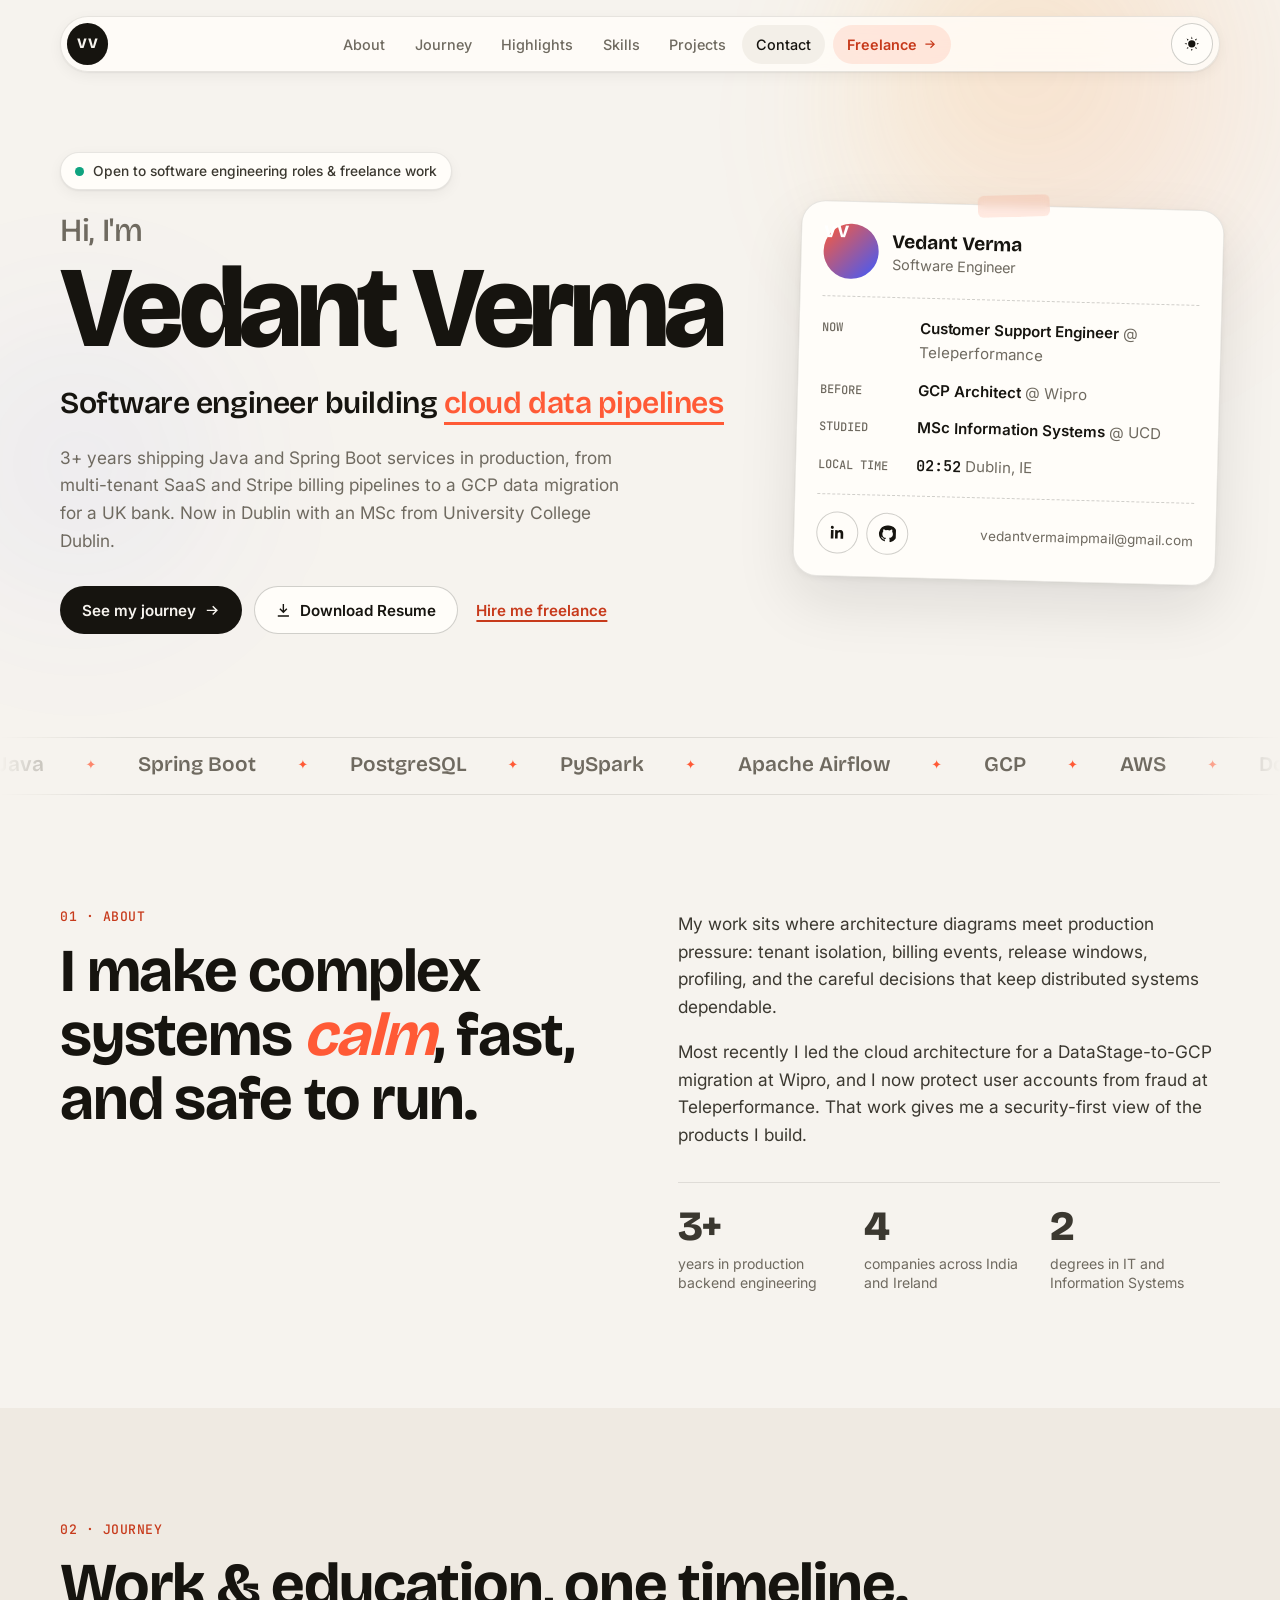
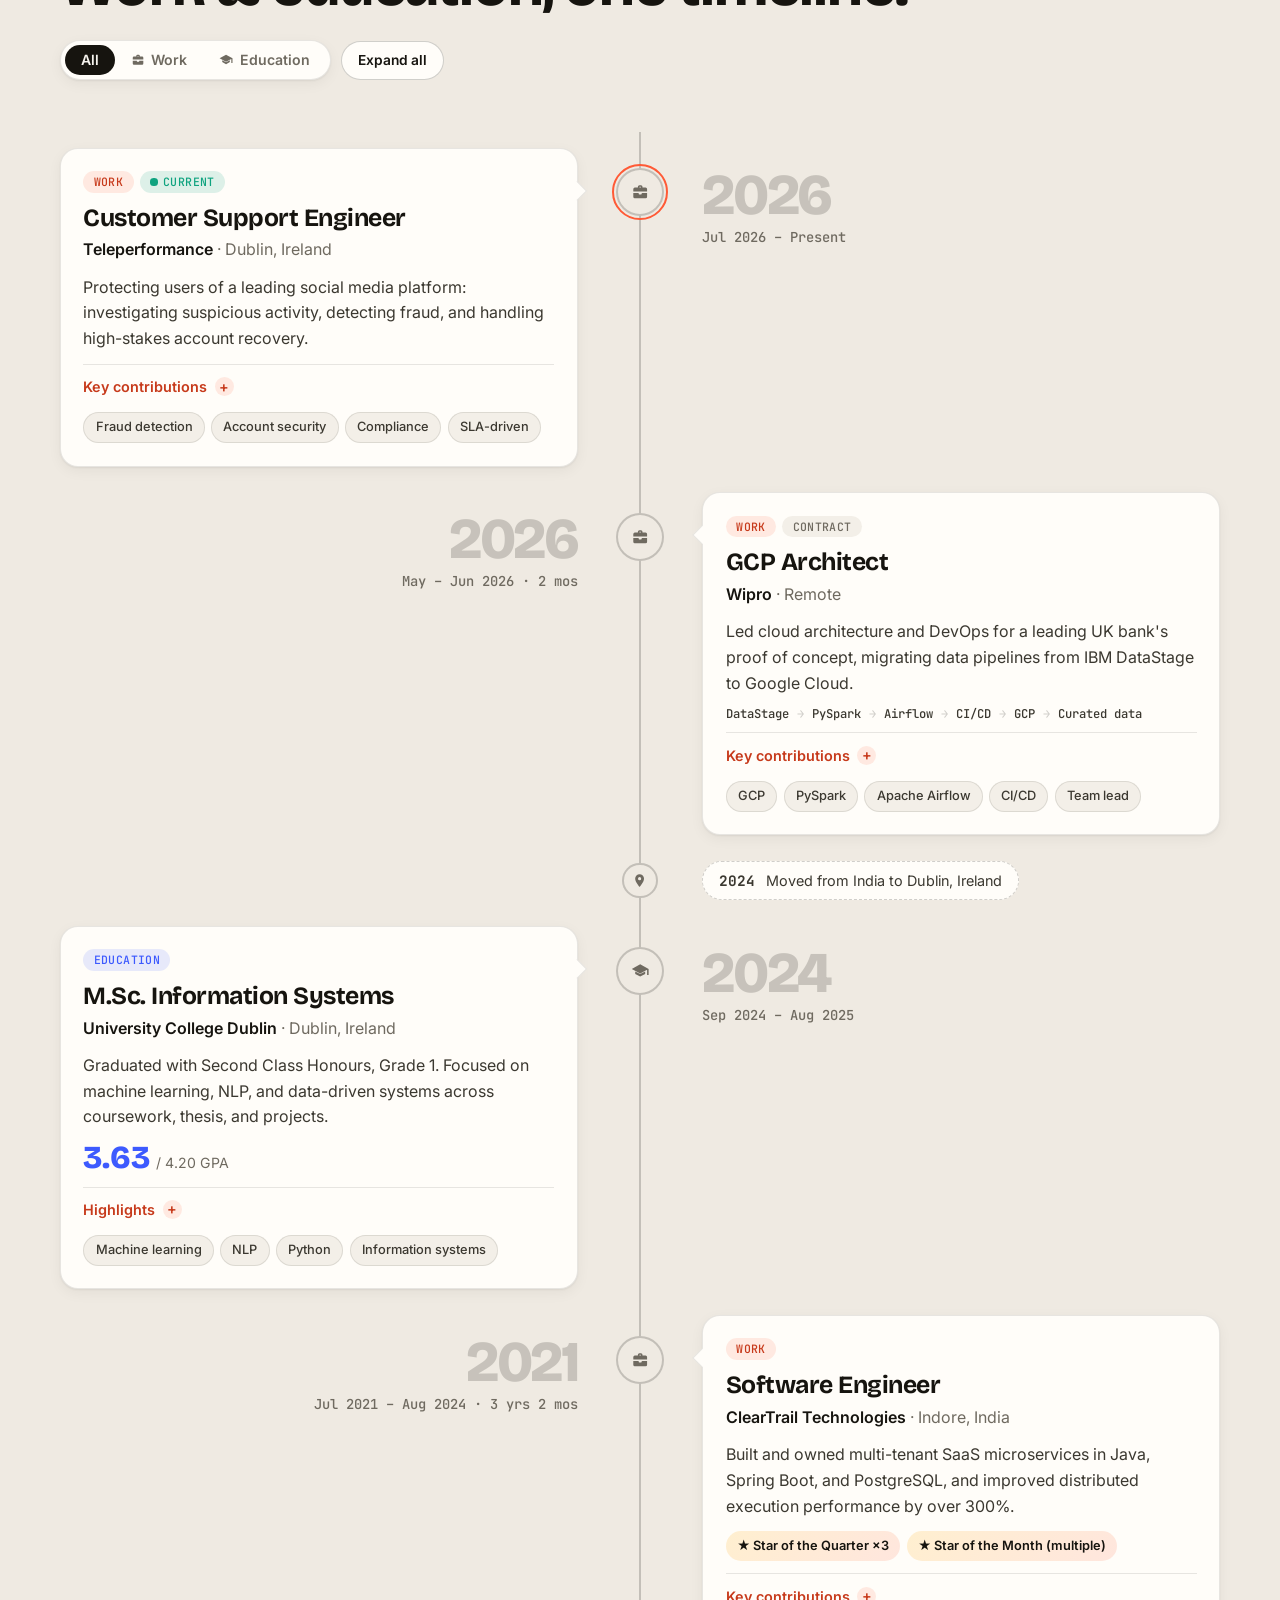
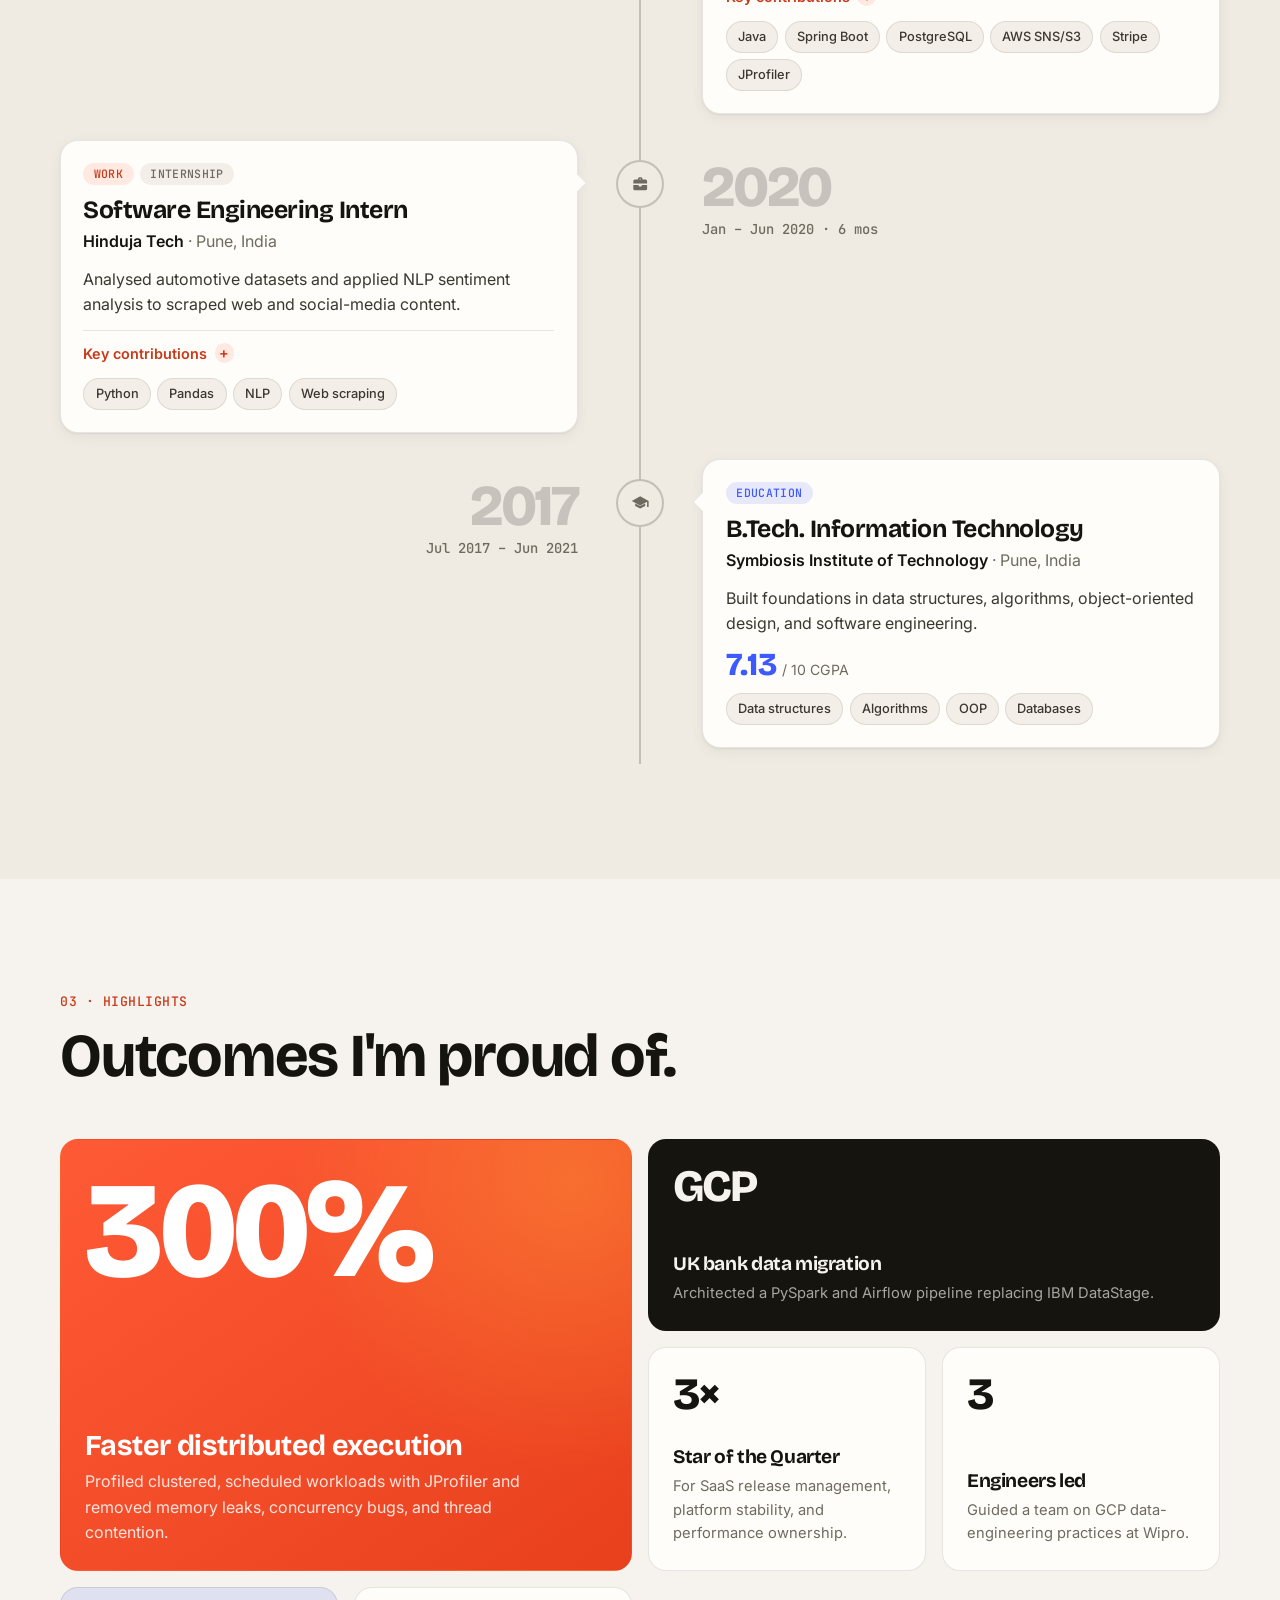
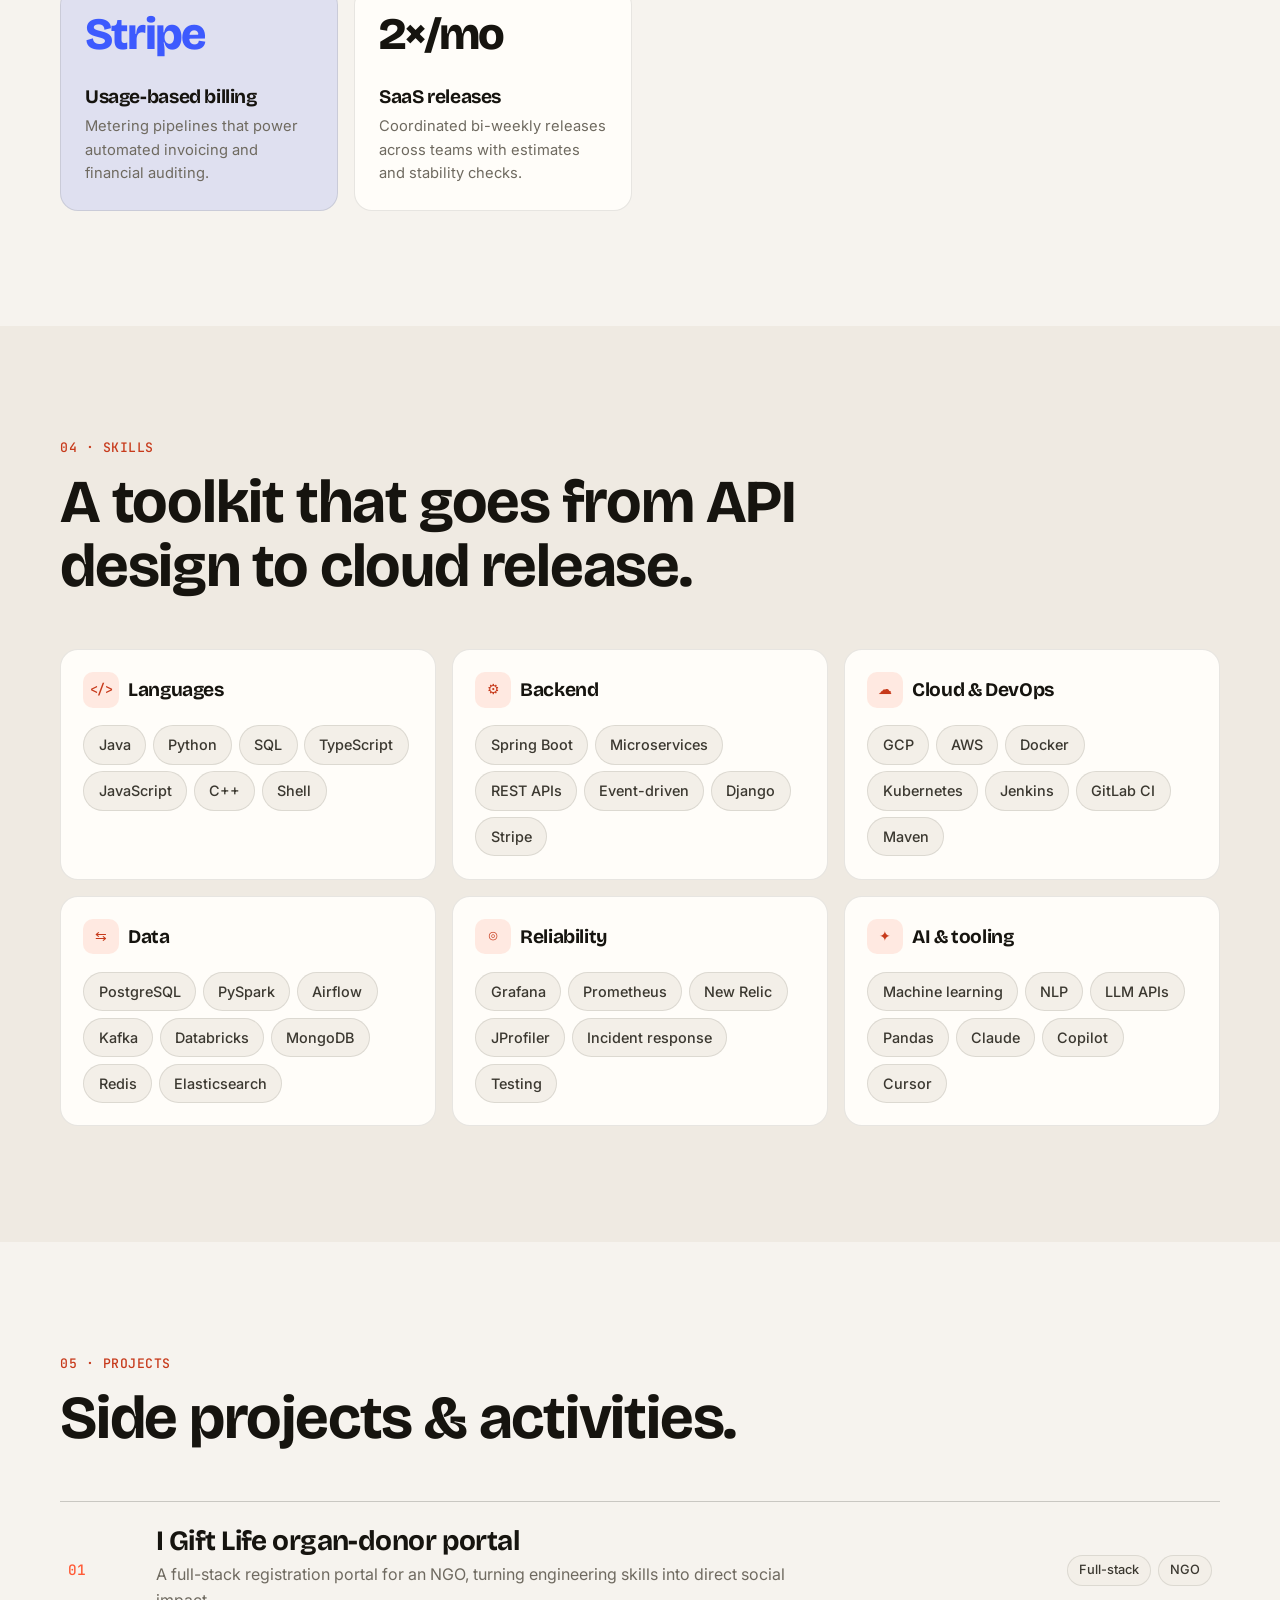
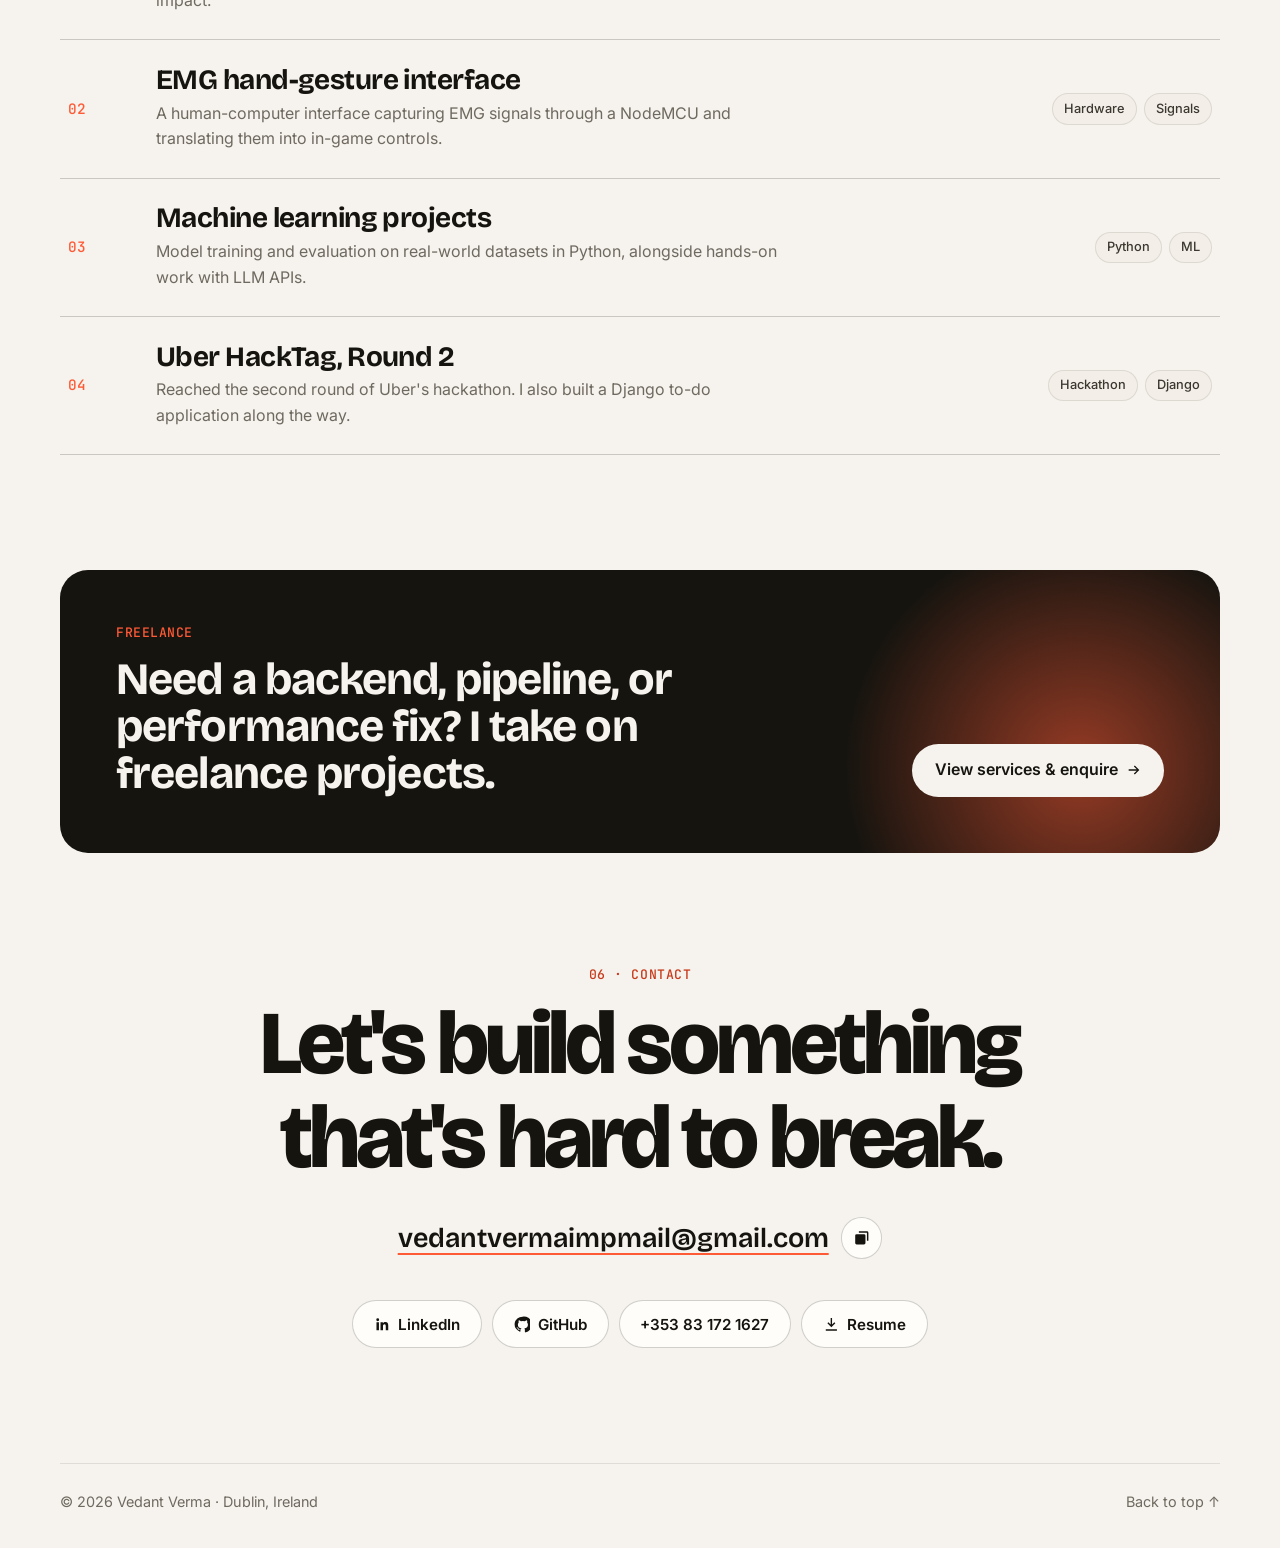
<file: index.html>
<!doctype html>
<html lang="en">
  <head>
    <meta charset="utf-8" />
    <meta name="viewport" content="width=device-width, initial-scale=1" />
    <title>Vedant Verma | Software Engineer</title>
    <meta
      name="description"
      content="Vedant Verma is a Dublin-based software engineer building distributed backend services, cloud data pipelines, and secure platforms with Java, Spring Boot, PySpark, and GCP."
    />
    <meta name="theme-color" content="#f6f3ee" />
    <meta property="og:title" content="Vedant Verma | Software Engineer" />
    <meta
      property="og:description"
      content="Backend and cloud engineer: multi-tenant SaaS, GCP data pipelines, event-driven systems, and performance engineering."
    />
    <meta property="og:type" content="website" />
    <meta property="og:image" content="assets/systems-hero.png" />
    <link rel="icon" href="assets/favicon.svg" type="image/svg+xml" />
    <link rel="preconnect" href="https://fonts.googleapis.com" />
    <link rel="preconnect" href="https://fonts.gstatic.com" crossorigin />
    <link
      rel="stylesheet"
      href="https://fonts.googleapis.com/css2?family=Bricolage+Grotesque:opsz,wght@12..96,500;12..96,700;12..96,800&family=Inter:wght@400;500;600;700&family=JetBrains+Mono:wght@400;500&display=swap"
    />
    <script>
      document.documentElement.classList.add("js");
      try {
        const saved = localStorage.getItem("theme");
        if (saved) document.documentElement.dataset.theme = saved;
      } catch (error) {}
    </script>
    <link rel="stylesheet" href="styles.css?v=2" />
  </head>
  <body>
    <svg class="sprite" aria-hidden="true">
      <symbol id="i-work" viewBox="0 0 24 24"><path d="M9 6V5a2 2 0 0 1 2-2h2a2 2 0 0 1 2 2v1h4a2 2 0 0 1 2 2v3H3V8a2 2 0 0 1 2-2h4Zm2 0h2V5h-2v1ZM3 13h7v1a1 1 0 0 0 1 1h2a1 1 0 0 0 1-1v-1h7v5a2 2 0 0 1-2 2H5a2 2 0 0 1-2-2v-5Z" /></symbol>
      <symbol id="i-edu" viewBox="0 0 24 24"><path d="M12 3 1 9l11 6 9-4.91V17h2V9L12 3Zm-6.5 9.3v3.2L12 19l6.5-3.5v-3.2L12 15.8l-6.5-3.5Z" /></symbol>
      <symbol id="i-pin" viewBox="0 0 24 24"><path d="M12 2a7 7 0 0 0-7 7c0 5.25 7 13 7 13s7-7.75 7-13a7 7 0 0 0-7-7Zm0 9.5A2.5 2.5 0 1 1 12 6.5a2.5 2.5 0 0 1 0 5Z" /></symbol>
      <symbol id="i-linkedin" viewBox="0 0 24 24"><path d="M20.45 20.45h-3.56v-5.58c0-1.33-.03-3.04-1.85-3.04-1.85 0-2.13 1.44-2.13 2.94v5.68H9.35V9h3.42v1.56h.05c.48-.9 1.64-1.85 3.37-1.85 3.6 0 4.27 2.37 4.27 5.46v6.28ZM5.33 7.43a2.06 2.06 0 1 1 0-4.12 2.06 2.06 0 0 1 0 4.12Zm1.78 13.02H3.55V9h3.56v11.45Z" /></symbol>
      <symbol id="i-github" viewBox="0 0 24 24"><path d="M12 .9a11.1 11.1 0 0 0-3.51 21.63c.56.1.76-.24.76-.54v-2.07c-3.12.68-3.78-1.32-3.78-1.32-.51-1.3-1.25-1.65-1.25-1.65-1.02-.7.08-.68.08-.68 1.13.08 1.73 1.16 1.73 1.16 1 .1.7 2.64 3.95 1.88.1-.73.39-1.23.71-1.52-2.49-.28-5.1-1.24-5.1-5.54 0-1.22.44-2.22 1.16-3-.12-.28-.5-1.42.11-2.96 0 0 .95-.3 3.1 1.15a10.7 10.7 0 0 1 5.65 0c2.16-1.46 3.1-1.15 3.1-1.15.62 1.54.24 2.68.12 2.96.72.78 1.15 1.78 1.15 3 0 4.31-2.62 5.25-5.12 5.53.4.35.76 1.03.76 2.08v3.13c0 .3.2.65.77.54A11.1 11.1 0 0 0 12 .9Z" /></symbol>
      <symbol id="i-sun" viewBox="0 0 24 24"><path d="M12 17a5 5 0 1 1 0-10 5 5 0 0 1 0 10Zm0-15 1 3h-2l1-3Zm0 20-1-3h2l-1 3ZM2 12l3-1v2l-3-1Zm20 0-3 1v-2l3 1ZM4.9 4.9l2.8 1.4-1.4 1.4-1.4-2.8Zm14.2 14.2-2.8-1.4 1.4-1.4 1.4 2.8ZM4.9 19.1l1.4-2.8 1.4 1.4-2.8 1.4ZM19.1 4.9l-1.4 2.8-1.4-1.4 2.8-1.4Z" /></symbol>
      <symbol id="i-moon" viewBox="0 0 24 24"><path d="M20.5 14.6A8.5 8.5 0 0 1 9.4 3.5a8.5 8.5 0 1 0 11.1 11.1Z" /></symbol>
      <symbol id="i-arrow" viewBox="0 0 24 24"><path d="M13.2 5.3 20 12l-6.8 6.7-1.4-1.4 4.3-4.3H4v-2h12.1l-4.3-4.3 1.4-1.4Z" /></symbol>
      <symbol id="i-download" viewBox="0 0 24 24"><path d="M11 3h2v9.2l3.3-3.3 1.4 1.4L12 16l-5.7-5.7 1.4-1.4 3.3 3.3V3ZM4 19h16v2H4v-2Z" /></symbol>
      <symbol id="i-copy" viewBox="0 0 24 24"><path d="M8 3h11a2 2 0 0 1 2 2v11h-2V5H8V3Zm-3 4h10a2 2 0 0 1 2 2v10a2 2 0 0 1-2 2H5a2 2 0 0 1-2-2V9a2 2 0 0 1 2-2Z" /></symbol>
    </svg>

    <a class="skip-link" href="#main">Skip to content</a>
    <div class="progress" aria-hidden="true"></div>

    <header class="nav" aria-label="Primary">
      <a class="nav-brand" href="#top" aria-label="Vedant Verma, back to top">
        <span class="monogram">VV</span>
      </a>
      <nav class="nav-links" id="nav-links">
        <a href="#about">About</a>
        <a href="#journey">Journey</a>
        <a href="#highlights">Highlights</a>
        <a href="#skills">Skills</a>
        <a href="#projects">Projects</a>
        <a href="#contact">Contact</a>
        <a class="nav-freelance" href="freelance.html">Freelance <svg><use href="#i-arrow" /></svg></a>
      </nav>
      <div class="nav-tools">
        <button class="icon-btn theme-toggle" type="button" aria-label="Toggle dark mode">
          <svg class="icon-sun"><use href="#i-sun" /></svg>
          <svg class="icon-moon"><use href="#i-moon" /></svg>
        </button>
        <button class="icon-btn menu-toggle" type="button" aria-label="Open menu" aria-expanded="false" aria-controls="nav-links">
          <span></span><span></span>
        </button>
      </div>
    </header>

    <main id="main">
      <!-- ============ HERO ============ -->
      <section class="hero" id="top">
        <div class="hero-blob hero-blob-a" aria-hidden="true"></div>
        <div class="hero-blob hero-blob-b" aria-hidden="true"></div>

        <div class="wrap hero-grid">
          <div class="hero-main">
            <p class="status-pill"><span class="dot" aria-hidden="true"></span>Open to software engineering roles &amp; freelance work</p>
            <h1 class="hero-title">
              <span class="hero-hi">Hi, I'm</span>
              Vedant Verma
            </h1>
            <p class="hero-sub">
              Software engineer building
              <span class="rotator" aria-live="polite"><span class="rotator-word">distributed backends</span></span>
            </p>
            <p class="hero-lede">
              3+ years shipping Java and Spring Boot services in production, from multi-tenant SaaS and
              Stripe billing pipelines to a GCP data migration for a UK bank. Now in Dublin with an MSc
              from University College Dublin.
            </p>
            <div class="hero-cta">
              <a class="btn btn-primary" href="#journey">See my journey <svg><use href="#i-arrow" /></svg></a>
              <a class="btn btn-ghost" href="assets/vedant-verma-resume.pdf" download="Vedant-Verma-Resume.pdf"><svg><use href="#i-download" /></svg> Download Resume</a>
              <a class="btn btn-link" href="freelance.html">Hire me freelance</a>
            </div>
          </div>

          <aside class="id-card" aria-label="At a glance">
            <div class="id-card-head">
              <span class="monogram monogram-lg">VV</span>
              <div>
                <strong>Vedant Verma</strong>
                <span>Software Engineer</span>
              </div>
            </div>
            <dl class="id-card-rows">
              <div>
                <dt>Now</dt>
                <dd>Customer Support Engineer <em>@ Teleperformance</em></dd>
              </div>
              <div>
                <dt>Before</dt>
                <dd>GCP Architect <em>@ Wipro</em></dd>
              </div>
              <div>
                <dt>Studied</dt>
                <dd>MSc Information Systems <em>@ UCD</em></dd>
              </div>
              <div>
                <dt>Local time</dt>
                <dd><span class="clock" data-tz="Europe/Dublin">--:--</span> <em>Dublin, IE</em></dd>
              </div>
            </dl>
            <div class="id-card-links">
              <a class="icon-btn" href="https://www.linkedin.com/in/vedant-verma-4b9367188/" target="_blank" rel="noreferrer" aria-label="LinkedIn"><svg><use href="#i-linkedin" /></svg></a>
              <a class="icon-btn" href="https://github.com/vedantverma" target="_blank" rel="noreferrer" aria-label="GitHub"><svg><use href="#i-github" /></svg></a>
              <a class="id-card-mail" href="mailto:vedantvermaimpmail@gmail.com">vedantvermaimpmail@gmail.com</a>
            </div>
          </aside>
        </div>

        <div class="marquee" aria-label="Technologies I work with">
          <div class="marquee-track">
            <span>Java</span><span>Spring Boot</span><span>PostgreSQL</span><span>PySpark</span><span>Apache Airflow</span><span>GCP</span><span>AWS</span><span>Docker</span><span>Kubernetes</span><span>Kafka</span><span>Stripe</span><span>Python</span><span>CI/CD</span><span>Microservices</span>
            <span aria-hidden="true">Java</span><span aria-hidden="true">Spring Boot</span><span aria-hidden="true">PostgreSQL</span><span aria-hidden="true">PySpark</span><span aria-hidden="true">Apache Airflow</span><span aria-hidden="true">GCP</span><span aria-hidden="true">AWS</span><span aria-hidden="true">Docker</span><span aria-hidden="true">Kubernetes</span><span aria-hidden="true">Kafka</span><span aria-hidden="true">Stripe</span><span aria-hidden="true">Python</span><span aria-hidden="true">CI/CD</span><span aria-hidden="true">Microservices</span>
          </div>
        </div>
      </section>

      <!-- ============ ABOUT ============ -->
      <section class="section" id="about">
        <div class="wrap about-grid">
          <div class="section-head">
            <p class="kicker">01 &middot; About</p>
            <h2>I make complex systems <span class="accent-text">calm</span>, fast, and safe to run.</h2>
          </div>
          <div class="about-body">
            <p>
              My work sits where architecture diagrams meet production pressure: tenant isolation,
              billing events, release windows, profiling, and the careful decisions that keep
              distributed systems dependable.
            </p>
            <p>
              Most recently I led the cloud architecture for a DataStage-to-GCP migration at Wipro, and
              I now protect user accounts from fraud at Teleperformance. That work gives me a
              security-first view of the products I build.
            </p>
            <ul class="about-facts">
              <li><strong>3+</strong><span>years in production backend engineering</span></li>
              <li><strong>4</strong><span>companies across India and Ireland</span></li>
              <li><strong>2</strong><span>degrees in IT and Information Systems</span></li>
            </ul>
          </div>
        </div>
      </section>

      <!-- ============ JOURNEY / TIMELINE ============ -->
      <section class="section section-tint" id="journey">
        <div class="wrap">
          <div class="section-head section-head-row">
            <div>
              <p class="kicker">02 &middot; Journey</p>
              <h2>Work &amp; education, one timeline.</h2>
            </div>
            <div class="tl-controls">
              <div class="segmented" role="group" aria-label="Filter timeline">
                <button type="button" class="is-active" data-filter="all" aria-pressed="true">All</button>
                <button type="button" data-filter="work" aria-pressed="false"><svg><use href="#i-work" /></svg> Work</button>
                <button type="button" data-filter="education" aria-pressed="false"><svg><use href="#i-edu" /></svg> Education</button>
              </div>
              <button type="button" class="btn btn-small btn-ghost tl-expand" aria-pressed="false">Expand all</button>
            </div>
          </div>

          <ol class="tl">
            <li class="tl-spine" aria-hidden="true"><span class="tl-spine-fill"></span></li>

            <li class="tl-item is-current" data-type="work" data-side="left">
              <div class="tl-when">
                <span class="tl-year">2026</span>
                <span>Jul 2026 &ndash; Present</span>
              </div>
              <div class="tl-node"><svg><use href="#i-work" /></svg></div>
              <article class="tl-card">
                <div class="tl-card-top">
                  <span class="badge badge-work">Work</span>
                  <span class="badge badge-live">Current</span>
                  <span class="tl-date-inline">Jul 2026 &ndash; Present</span>
                </div>
                <h3>Customer Support Engineer</h3>
                <p class="tl-org">Teleperformance <span>&middot; Dublin, Ireland</span></p>
                <p class="tl-summary">
                  Protecting users of a leading social media platform: investigating suspicious
                  activity, detecting fraud, and handling high-stakes account recovery.
                </p>
                <details class="tl-more">
                  <summary>Key contributions</summary>
                  <ul>
                    <li>Investigate suspicious account activity and detect fraud, acting quickly to protect users and keep accounts secure.</li>
                    <li>Handle sensitive, high-stakes account-recovery cases, making sound judgment calls under pressure and following security and compliance procedures.</li>
                    <li>Guide users through securing and regaining access to their accounts, delivering a careful, high-quality experience in an SLA-driven environment.</li>
                  </ul>
                </details>
                <ul class="tags">
                  <li>Fraud detection</li><li>Account security</li><li>Compliance</li><li>SLA-driven</li>
                </ul>
              </article>
            </li>

            <li class="tl-item" data-type="work" data-side="right">
              <div class="tl-when">
                <span class="tl-year">2026</span>
                <span>May &ndash; Jun 2026 &middot; 2 mos</span>
              </div>
              <div class="tl-node"><svg><use href="#i-work" /></svg></div>
              <article class="tl-card">
                <div class="tl-card-top">
                  <span class="badge badge-work">Work</span>
                  <span class="badge">Contract</span>
                  <span class="tl-date-inline">May &ndash; Jun 2026</span>
                </div>
                <h3>GCP Architect</h3>
                <p class="tl-org">Wipro <span>&middot; Remote</span></p>
                <p class="tl-summary">
                  Led cloud architecture and DevOps for a leading UK bank's proof of concept,
                  migrating data pipelines from IBM DataStage to Google Cloud.
                </p>
                <div class="flow" aria-label="Pipeline: DataStage to PySpark to Airflow to CI/CD to GCP to curated data">
                  <span>DataStage</span><span>PySpark</span><span>Airflow</span><span>CI/CD</span><span>GCP</span><span>Curated data</span>
                </div>
                <details class="tl-more">
                  <summary>Key contributions</summary>
                  <ul>
                    <li>Led the cloud architecture and DevOps for a proof-of-concept engagement with a leading UK banking and financial institution, migrating data pipelines from IBM DataStage to GCP.</li>
                    <li>Built the pipeline with PySpark for distributed data processing and Apache Airflow for orchestration, with automated CI/CD submitting jobs to GCP clusters that turned raw financial data into curated data assets.</li>
                    <li>Led a team of 3 engineers on GCP data-engineering practices, managing cluster provisioning and compute for scalable, repeatable job execution.</li>
                  </ul>
                </details>
                <ul class="tags">
                  <li>GCP</li><li>PySpark</li><li>Apache Airflow</li><li>CI/CD</li><li>Team lead</li>
                </ul>
              </article>
            </li>

            <li class="tl-item tl-milestone" data-type="milestone" data-side="left">
              <div class="tl-node"><svg><use href="#i-pin" /></svg></div>
              <p class="tl-milestone-text"><strong>2024</strong> Moved from India to Dublin, Ireland</p>
            </li>

            <li class="tl-item" data-type="education" data-side="left">
              <div class="tl-when">
                <span class="tl-year">2024</span>
                <span>Sep 2024 &ndash; Aug 2025</span>
              </div>
              <div class="tl-node"><svg><use href="#i-edu" /></svg></div>
              <article class="tl-card">
                <div class="tl-card-top">
                  <span class="badge badge-edu">Education</span>
                  <span class="tl-date-inline">Sep 2024 &ndash; Aug 2025</span>
                </div>
                <h3>M.Sc. Information Systems</h3>
                <p class="tl-org">University College Dublin <span>&middot; Dublin, Ireland</span></p>
                <p class="tl-summary">
                  Graduated with Second Class Honours, Grade 1. Focused on machine learning, NLP, and
                  data-driven systems across coursework, thesis, and projects.
                </p>
                <div class="score"><strong>3.63</strong><span>/ 4.20 GPA</span></div>
                <details class="tl-more">
                  <summary>Highlights</summary>
                  <ul>
                    <li>Model training and evaluation on real-world datasets in Python through coursework, thesis, and personal projects.</li>
                    <li>Hands-on work with LLM APIs and AI-assisted development tooling.</li>
                  </ul>
                </details>
                <ul class="tags">
                  <li>Machine learning</li><li>NLP</li><li>Python</li><li>Information systems</li>
                </ul>
              </article>
            </li>

            <li class="tl-item" data-type="work" data-side="right">
              <div class="tl-when">
                <span class="tl-year">2021</span>
                <span>Jul 2021 &ndash; Aug 2024 &middot; 3 yrs 2 mos</span>
              </div>
              <div class="tl-node"><svg><use href="#i-work" /></svg></div>
              <article class="tl-card">
                <div class="tl-card-top">
                  <span class="badge badge-work">Work</span>
                  <span class="tl-date-inline">Jul 2021 &ndash; Aug 2024</span>
                </div>
                <h3>Software Engineer</h3>
                <p class="tl-org">ClearTrail Technologies <span>&middot; Indore, India</span></p>
                <p class="tl-summary">
                  Built and owned multi-tenant SaaS microservices in Java, Spring Boot, and PostgreSQL,
                  and improved distributed execution performance by over 300%.
                </p>
                <div class="awards">
                  <span>&#9733; Star of the Quarter &times;3</span>
                  <span>&#9733; Star of the Month (multiple)</span>
                </div>
                <details class="tl-more">
                  <summary>Key contributions</summary>
                  <ul>
                    <li>Designed and implemented a multi-tenant microservices architecture using Java, Spring Boot, and PostgreSQL, enabling scalable SaaS deployments with strong tenant isolation.</li>
                    <li>Developed stateless REST APIs and modular backend components for communication between ETL and analytics services.</li>
                    <li>Implemented usage-based metering pipelines integrated with Stripe for automated billing, invoicing, and financial auditing.</li>
                    <li>Designed event-driven workflows using AWS SNS and S3 triggers to orchestrate asynchronous microservice communication.</li>
                    <li>Improved distributed-system execution performance by over 300% using JProfiler, resolving concurrency issues, memory leaks, and thread contention.</li>
                    <li>Owned critical services (Scheduler, Notification, Product Logging, Data Summarisation) through monitoring, log analysis, and incident resolution.</li>
                    <li>Coordinated bi-weekly SaaS releases across teams and built a schema-flexible dataset reuse architecture that reduced duplication.</li>
                    <li>Worked in Agile teams (Jira, GitLab, CI/CD), wrote unit and integration tests, and mentored incoming developers.</li>
                  </ul>
                </details>
                <ul class="tags">
                  <li>Java</li><li>Spring Boot</li><li>PostgreSQL</li><li>AWS SNS/S3</li><li>Stripe</li><li>JProfiler</li>
                </ul>
              </article>
            </li>

            <li class="tl-item" data-type="work" data-side="left">
              <div class="tl-when">
                <span class="tl-year">2020</span>
                <span>Jan &ndash; Jun 2020 &middot; 6 mos</span>
              </div>
              <div class="tl-node"><svg><use href="#i-work" /></svg></div>
              <article class="tl-card">
                <div class="tl-card-top">
                  <span class="badge badge-work">Work</span>
                  <span class="badge">Internship</span>
                  <span class="tl-date-inline">Jan &ndash; Jun 2020</span>
                </div>
                <h3>Software Engineering Intern</h3>
                <p class="tl-org">Hinduja Tech <span>&middot; Pune, India</span></p>
                <p class="tl-summary">
                  Analysed automotive datasets and applied NLP sentiment analysis to scraped web and
                  social-media content.
                </p>
                <details class="tl-more">
                  <summary>Key contributions</summary>
                  <ul>
                    <li>Analysed automotive datasets using Pandas, NumPy, and Seaborn to derive insights.</li>
                    <li>Applied NLP for sentiment analysis on scraped web and social-media content.</li>
                    <li>Built Python web-scraping and text-mining scripts for automotive research.</li>
                  </ul>
                </details>
                <ul class="tags">
                  <li>Python</li><li>Pandas</li><li>NLP</li><li>Web scraping</li>
                </ul>
              </article>
            </li>

            <li class="tl-item" data-type="education" data-side="right">
              <div class="tl-when">
                <span class="tl-year">2017</span>
                <span>Jul 2017 &ndash; Jun 2021</span>
              </div>
              <div class="tl-node"><svg><use href="#i-edu" /></svg></div>
              <article class="tl-card">
                <div class="tl-card-top">
                  <span class="badge badge-edu">Education</span>
                  <span class="tl-date-inline">Jul 2017 &ndash; Jun 2021</span>
                </div>
                <h3>B.Tech. Information Technology</h3>
                <p class="tl-org">Symbiosis Institute of Technology <span>&middot; Pune, India</span></p>
                <p class="tl-summary">
                  Built foundations in data structures, algorithms, object-oriented design, and
                  software engineering.
                </p>
                <div class="score"><strong>7.13</strong><span>/ 10 CGPA</span></div>
                <ul class="tags">
                  <li>Data structures</li><li>Algorithms</li><li>OOP</li><li>Databases</li>
                </ul>
              </article>
            </li>
          </ol>
        </div>
      </section>

      <!-- ============ HIGHLIGHTS ============ -->
      <section class="section" id="highlights">
        <div class="wrap">
          <div class="section-head">
            <p class="kicker">03 &middot; Highlights</p>
            <h2>Outcomes I'm proud of.</h2>
          </div>
          <div class="bento">
            <article class="bento-card bento-hero">
              <span class="bento-num" data-count="300" data-suffix="%">300%</span>
              <h3>Faster distributed execution</h3>
              <p>Profiled clustered, scheduled workloads with JProfiler and removed memory leaks, concurrency bugs, and thread contention.</p>
            </article>
            <article class="bento-card bento-dark">
              <span class="bento-num">GCP</span>
              <h3>UK bank data migration</h3>
              <p>Architected a PySpark and Airflow pipeline replacing IBM DataStage.</p>
            </article>
            <article class="bento-card">
              <span class="bento-num" data-count="3" data-suffix="&times;">3&times;</span>
              <h3>Star of the Quarter</h3>
              <p>For SaaS release management, platform stability, and performance ownership.</p>
            </article>
            <article class="bento-card">
              <span class="bento-num" data-count="3">3</span>
              <h3>Engineers led</h3>
              <p>Guided a team on GCP data-engineering practices at Wipro.</p>
            </article>
            <article class="bento-card bento-accent">
              <span class="bento-num">Stripe</span>
              <h3>Usage-based billing</h3>
              <p>Metering pipelines that power automated invoicing and financial auditing.</p>
            </article>
            <article class="bento-card">
              <span class="bento-num">2&times;/mo</span>
              <h3>SaaS releases</h3>
              <p>Coordinated bi-weekly releases across teams with estimates and stability checks.</p>
            </article>
          </div>
        </div>
      </section>

      <!-- ============ SKILLS ============ -->
      <section class="section section-tint" id="skills">
        <div class="wrap">
          <div class="section-head">
            <p class="kicker">04 &middot; Skills</p>
            <h2>A toolkit that goes from API design to cloud release.</h2>
          </div>
          <div class="skills-grid">
            <article class="skill-group">
              <h3><span>&lt;/&gt;</span> Languages</h3>
              <ul class="tags tags-lg"><li>Java</li><li>Python</li><li>SQL</li><li>TypeScript</li><li>JavaScript</li><li>C++</li><li>Shell</li></ul>
            </article>
            <article class="skill-group">
              <h3><span>&#9881;</span> Backend</h3>
              <ul class="tags tags-lg"><li>Spring Boot</li><li>Microservices</li><li>REST APIs</li><li>Event-driven</li><li>Django</li><li>Stripe</li></ul>
            </article>
            <article class="skill-group">
              <h3><span>&#9729;</span> Cloud &amp; DevOps</h3>
              <ul class="tags tags-lg"><li>GCP</li><li>AWS</li><li>Docker</li><li>Kubernetes</li><li>Jenkins</li><li>GitLab CI</li><li>Maven</li></ul>
            </article>
            <article class="skill-group">
              <h3><span>&#8646;</span> Data</h3>
              <ul class="tags tags-lg"><li>PostgreSQL</li><li>PySpark</li><li>Airflow</li><li>Kafka</li><li>Databricks</li><li>MongoDB</li><li>Redis</li><li>Elasticsearch</li></ul>
            </article>
            <article class="skill-group">
              <h3><span>&#9678;</span> Reliability</h3>
              <ul class="tags tags-lg"><li>Grafana</li><li>Prometheus</li><li>New Relic</li><li>JProfiler</li><li>Incident response</li><li>Testing</li></ul>
            </article>
            <article class="skill-group">
              <h3><span>&#10022;</span> AI &amp; tooling</h3>
              <ul class="tags tags-lg"><li>Machine learning</li><li>NLP</li><li>LLM APIs</li><li>Pandas</li><li>Claude</li><li>Copilot</li><li>Cursor</li></ul>
            </article>
          </div>
        </div>
      </section>

      <!-- ============ PROJECTS ============ -->
      <section class="section" id="projects">
        <div class="wrap">
          <div class="section-head">
            <p class="kicker">05 &middot; Projects</p>
            <h2>Side projects &amp; activities.</h2>
          </div>
          <div class="projects">
            <article class="project">
              <span class="project-no">01</span>
              <div>
                <h3>I Gift Life organ-donor portal</h3>
                <p>A full-stack registration portal for an NGO, turning engineering skills into direct social impact.</p>
              </div>
              <ul class="tags"><li>Full-stack</li><li>NGO</li></ul>
            </article>
            <article class="project">
              <span class="project-no">02</span>
              <div>
                <h3>EMG hand-gesture interface</h3>
                <p>A human-computer interface capturing EMG signals through a NodeMCU and translating them into in-game controls.</p>
              </div>
              <ul class="tags"><li>Hardware</li><li>Signals</li></ul>
            </article>
            <article class="project">
              <span class="project-no">03</span>
              <div>
                <h3>Machine learning projects</h3>
                <p>Model training and evaluation on real-world datasets in Python, alongside hands-on work with LLM APIs.</p>
              </div>
              <ul class="tags"><li>Python</li><li>ML</li></ul>
            </article>
            <article class="project">
              <span class="project-no">04</span>
              <div>
                <h3>Uber HackTag, Round 2</h3>
                <p>Reached the second round of Uber's hackathon. I also built a Django to-do application along the way.</p>
              </div>
              <ul class="tags"><li>Hackathon</li><li>Django</li></ul>
            </article>
          </div>
        </div>
      </section>

      <!-- ============ FREELANCE BAND ============ -->
      <section class="wrap">
        <a class="freelance-band" href="freelance.html">
          <div>
            <p class="kicker kicker-light">Freelance</p>
            <h2>Need a backend, pipeline, or performance fix? I take on freelance projects.</h2>
          </div>
          <span class="band-cta">View services &amp; enquire <svg><use href="#i-arrow" /></svg></span>
        </a>
      </section>

      <!-- ============ CONTACT ============ -->
      <section class="section" id="contact">
        <div class="wrap contact">
          <p class="kicker">06 &middot; Contact</p>
          <h2 class="contact-title">Let's build something<br />that's hard to break.</h2>
          <div class="contact-mail">
            <a href="mailto:vedantvermaimpmail@gmail.com">vedantvermaimpmail@gmail.com</a>
            <button class="icon-btn copy-btn" type="button" data-copy="vedantvermaimpmail@gmail.com" aria-label="Copy email address">
              <svg><use href="#i-copy" /></svg>
            </button>
            <span class="copy-toast" role="status" aria-live="polite"></span>
          </div>
          <div class="contact-links">
            <a class="btn btn-ghost" href="https://www.linkedin.com/in/vedant-verma-4b9367188/" target="_blank" rel="noreferrer"><svg><use href="#i-linkedin" /></svg> LinkedIn</a>
            <a class="btn btn-ghost" href="https://github.com/vedantverma" target="_blank" rel="noreferrer"><svg><use href="#i-github" /></svg> GitHub</a>
            <a class="btn btn-ghost" href="tel:+353831721627">+353 83 172 1627</a>
            <a class="btn btn-ghost" href="assets/vedant-verma-resume.pdf" download="Vedant-Verma-Resume.pdf"><svg><use href="#i-download" /></svg> Resume</a>
          </div>
        </div>
      </section>
    </main>

    <footer class="footer wrap">
      <p>&copy; <span class="year"></span> Vedant Verma &middot; Dublin, Ireland</p>
      <a href="#top">Back to top &uarr;</a>
    </footer>

    <script type="application/ld+json">
      {
        "@context": "https://schema.org",
        "@type": "Person",
        "name": "Vedant Verma",
        "jobTitle": "Software Engineer",
        "address": { "@type": "PostalAddress", "addressLocality": "Dublin", "addressCountry": "Ireland" },
        "email": "mailto:vedantvermaimpmail@gmail.com",
        "telephone": "+353831721627",
        "alumniOf": ["University College Dublin", "Symbiosis Institute of Technology"],
        "sameAs": ["https://www.linkedin.com/in/vedant-verma-4b9367188/", "https://github.com/vedantverma"],
        "knowsAbout": ["Java", "Spring Boot", "Distributed Systems", "Microservices", "GCP", "AWS", "PySpark", "Apache Airflow", "PostgreSQL", "CI/CD"]
      }
    </script>
    <script src="script.js?v=2"></script>
  </body>
</html>
</file>
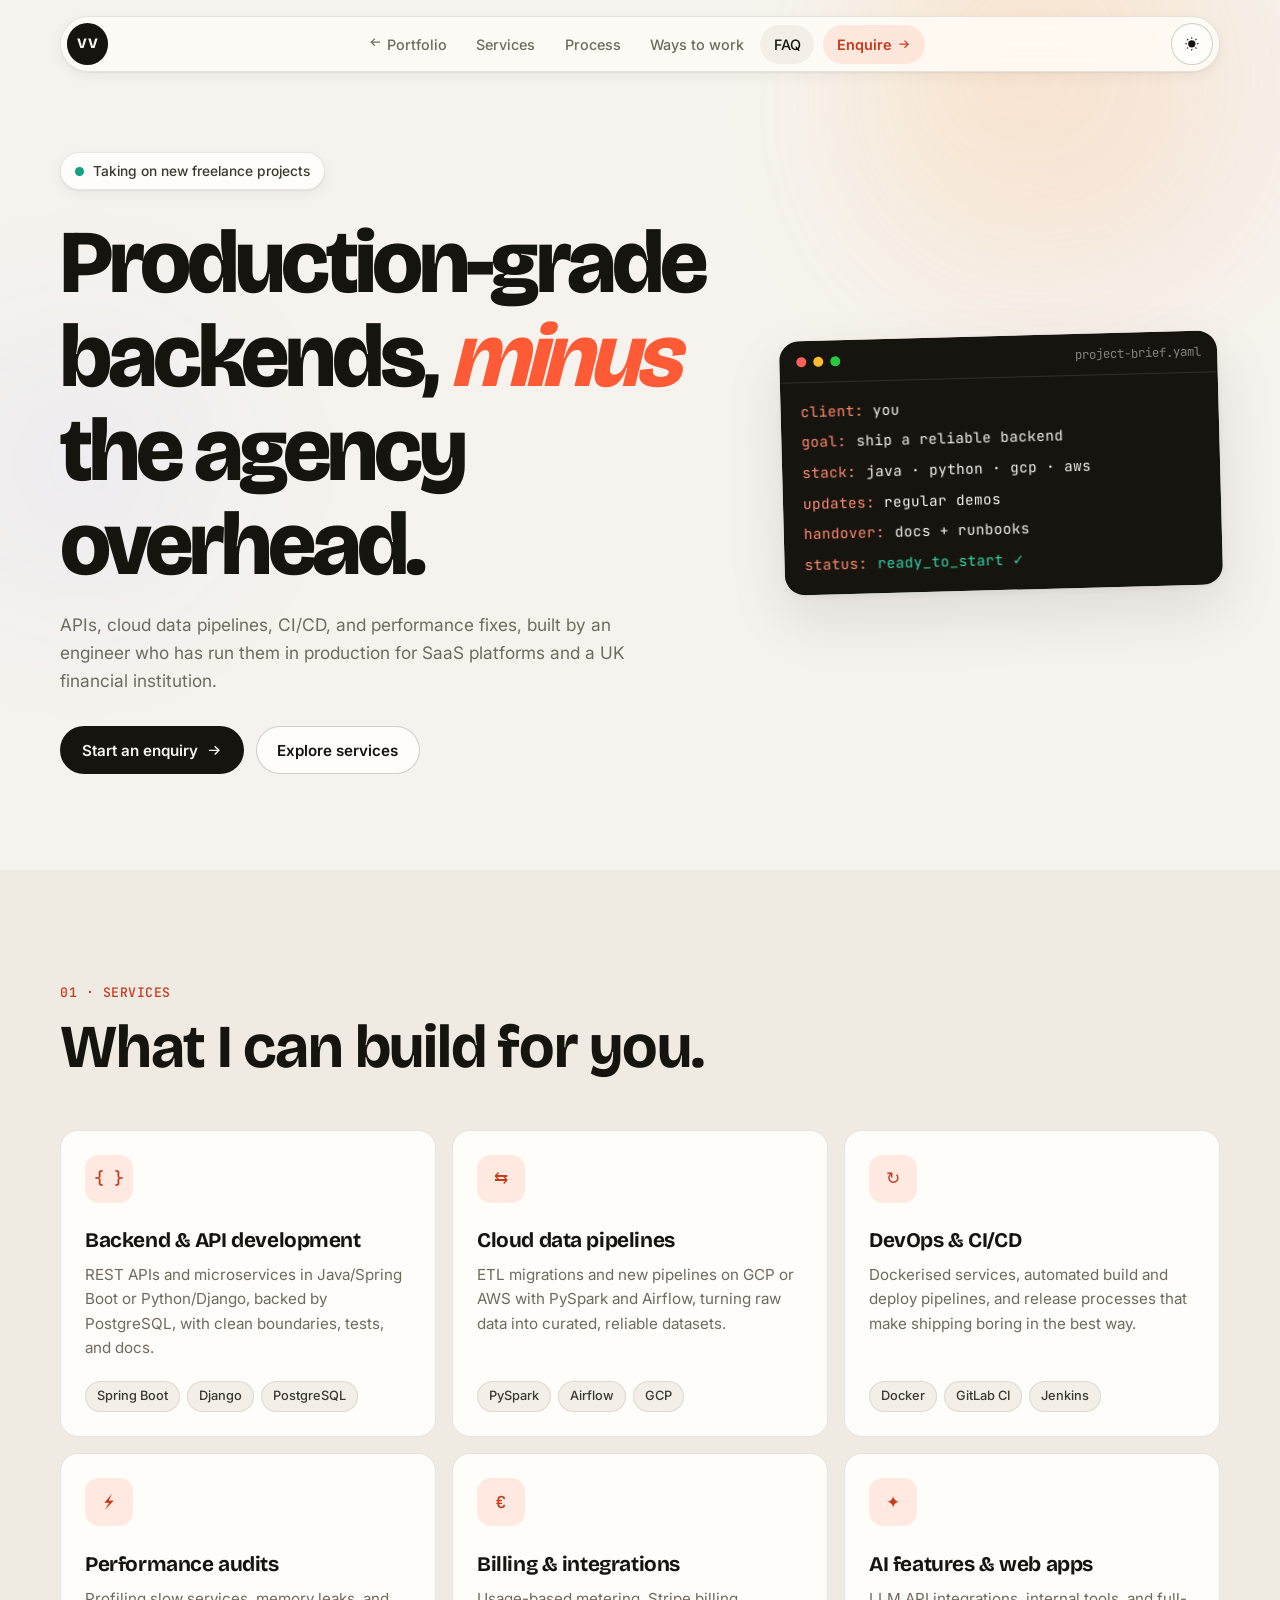
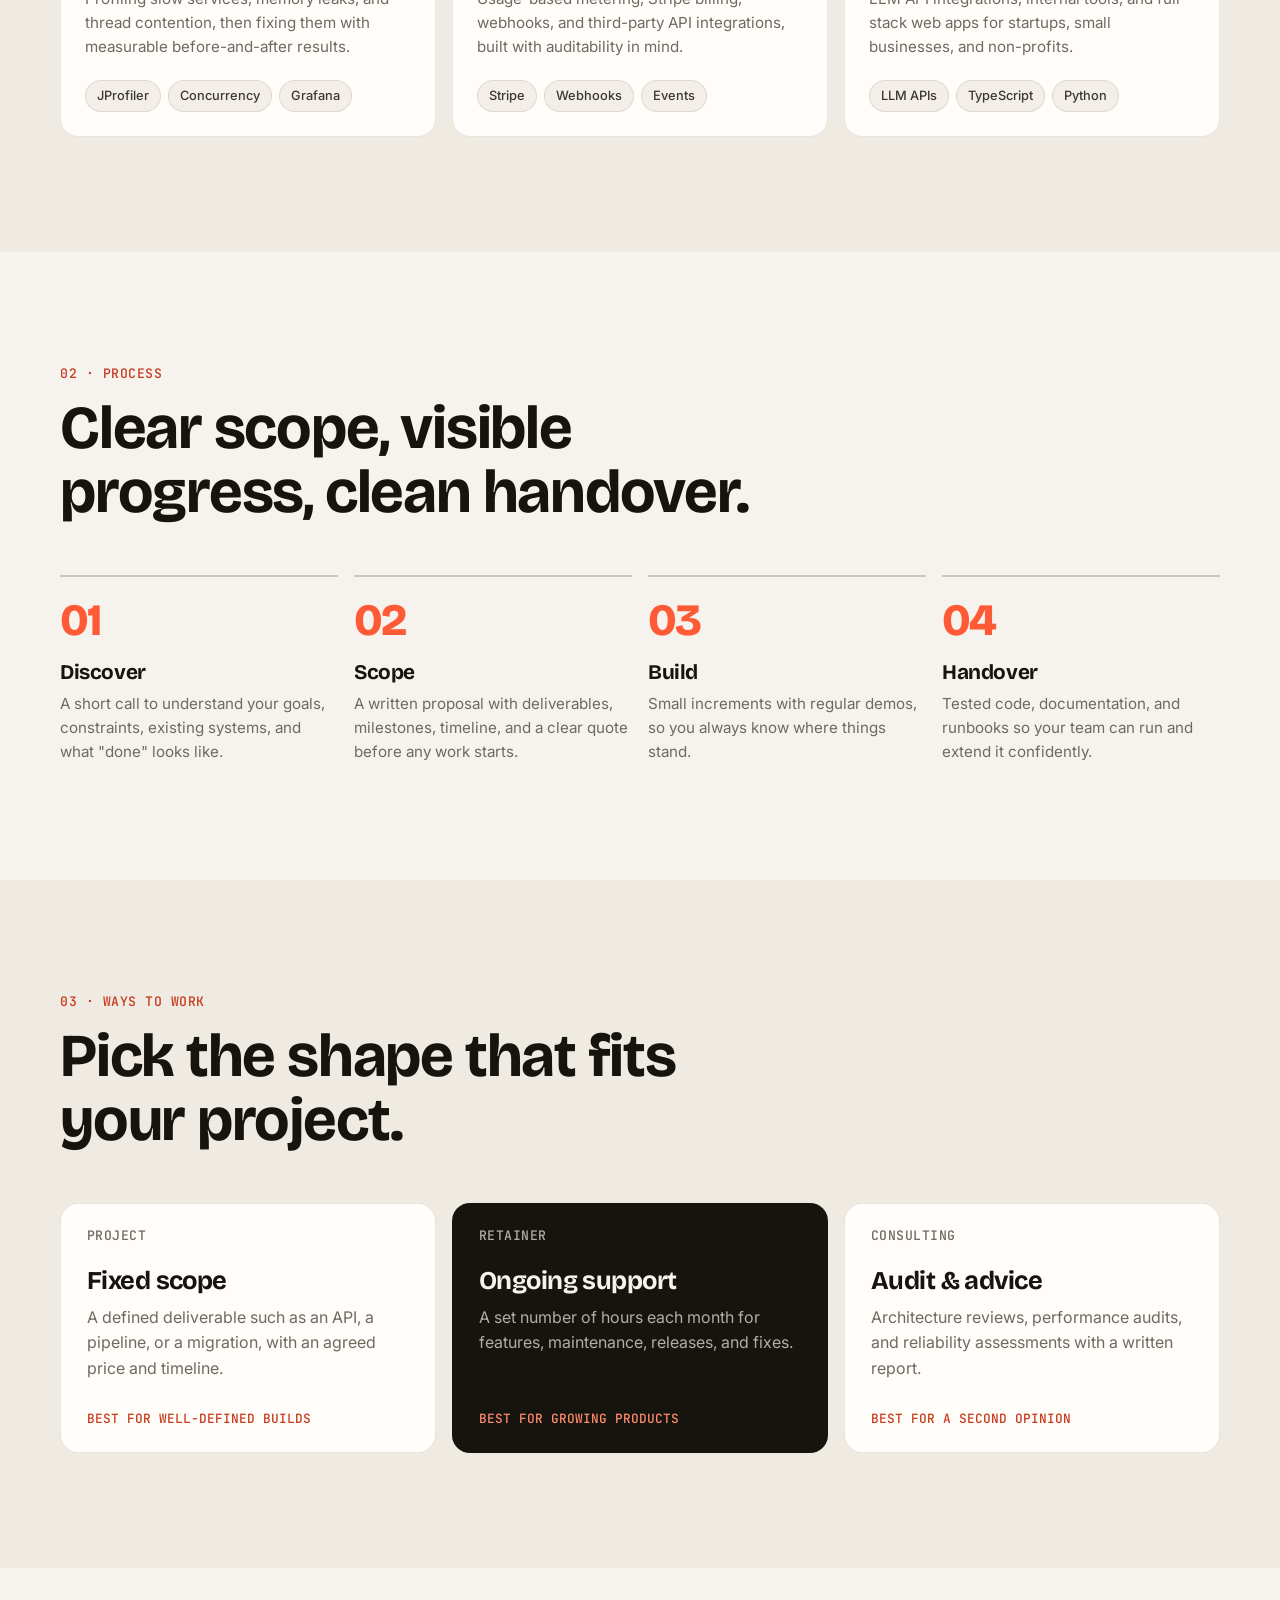
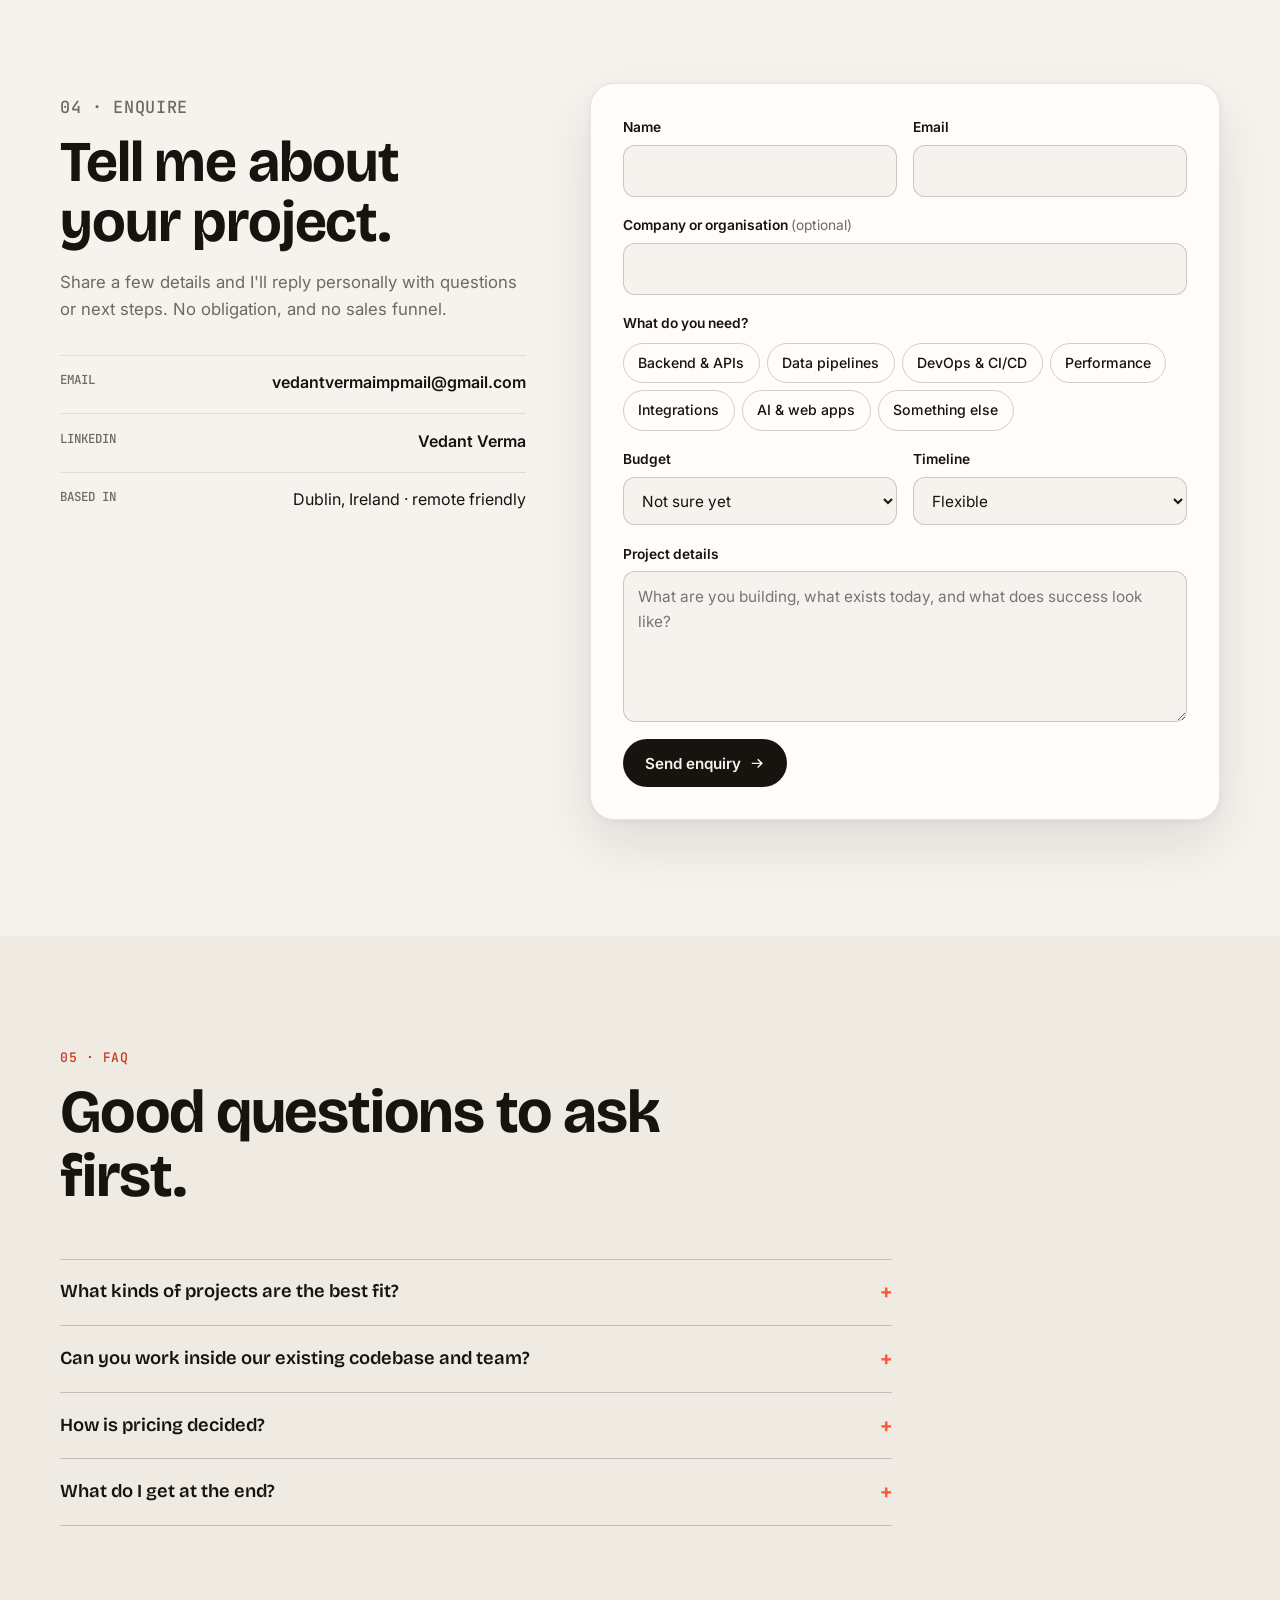
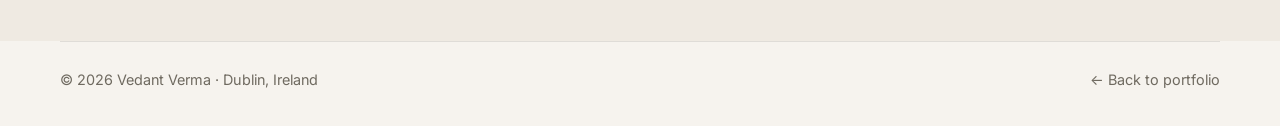
<file: freelance.html>
<!doctype html>
<html lang="en">
  <head>
    <meta charset="utf-8" />
    <meta name="viewport" content="width=device-width, initial-scale=1" />
    <title>Freelance | Vedant Verma</title>
    <meta
      name="description"
      content="Hire Vedant Verma for freelance backend, cloud, data-pipeline, and performance engineering projects. Based in Dublin, Ireland."
    />
    <meta name="theme-color" content="#f6f3ee" />
    <meta property="og:title" content="Freelance | Vedant Verma" />
    <meta
      property="og:description"
      content="Backend APIs, GCP and AWS data pipelines, CI/CD, and performance audits, built by an engineer who has run them in production."
    />
    <meta property="og:type" content="website" />
    <meta property="og:image" content="assets/systems-hero.png" />
    <link rel="icon" href="assets/favicon.svg" type="image/svg+xml" />
    <link rel="preconnect" href="https://fonts.googleapis.com" />
    <link rel="preconnect" href="https://fonts.gstatic.com" crossorigin />
    <link
      rel="stylesheet"
      href="https://fonts.googleapis.com/css2?family=Bricolage+Grotesque:opsz,wght@12..96,500;12..96,700;12..96,800&family=Inter:wght@400;500;600;700&family=JetBrains+Mono:wght@400;500&display=swap"
    />
    <script>
      document.documentElement.classList.add("js");
      try {
        const saved = localStorage.getItem("theme");
        if (saved) document.documentElement.dataset.theme = saved;
      } catch (error) {}
    </script>
    <link rel="stylesheet" href="styles.css?v=2" />
  </head>
  <body>
    <svg class="sprite" aria-hidden="true">
      <symbol id="i-linkedin" viewBox="0 0 24 24"><path d="M20.45 20.45h-3.56v-5.58c0-1.33-.03-3.04-1.85-3.04-1.85 0-2.13 1.44-2.13 2.94v5.68H9.35V9h3.42v1.56h.05c.48-.9 1.64-1.85 3.37-1.85 3.6 0 4.27 2.37 4.27 5.46v6.28ZM5.33 7.43a2.06 2.06 0 1 1 0-4.12 2.06 2.06 0 0 1 0 4.12Zm1.78 13.02H3.55V9h3.56v11.45Z" /></symbol>
      <symbol id="i-sun" viewBox="0 0 24 24"><path d="M12 17a5 5 0 1 1 0-10 5 5 0 0 1 0 10Zm0-15 1 3h-2l1-3Zm0 20-1-3h2l-1 3ZM2 12l3-1v2l-3-1Zm20 0-3 1v-2l3 1ZM4.9 4.9l2.8 1.4-1.4 1.4-1.4-2.8Zm14.2 14.2-2.8-1.4 1.4-1.4 1.4 2.8ZM4.9 19.1l1.4-2.8 1.4 1.4-2.8 1.4ZM19.1 4.9l-1.4 2.8-1.4-1.4 2.8-1.4Z" /></symbol>
      <symbol id="i-moon" viewBox="0 0 24 24"><path d="M20.5 14.6A8.5 8.5 0 0 1 9.4 3.5a8.5 8.5 0 1 0 11.1 11.1Z" /></symbol>
      <symbol id="i-arrow" viewBox="0 0 24 24"><path d="M13.2 5.3 20 12l-6.8 6.7-1.4-1.4 4.3-4.3H4v-2h12.1l-4.3-4.3 1.4-1.4Z" /></symbol>
      <symbol id="i-back" viewBox="0 0 24 24"><path d="M10.8 5.3 4 12l6.8 6.7 1.4-1.4L7.9 13H20v-2H7.9l4.3-4.3-1.4-1.4Z" /></symbol>
    </svg>

    <a class="skip-link" href="#main">Skip to content</a>
    <div class="progress" aria-hidden="true"></div>

    <header class="nav" aria-label="Primary">
      <a class="nav-brand" href="index.html" aria-label="Vedant Verma, back to portfolio">
        <span class="monogram">VV</span>
      </a>
      <nav class="nav-links" id="nav-links">
        <a href="index.html"><svg><use href="#i-back" /></svg> Portfolio</a>
        <a href="#services">Services</a>
        <a href="#process">Process</a>
        <a href="#pricing">Ways to work</a>
        <a href="#faq">FAQ</a>
        <a class="nav-freelance" href="#enquire">Enquire <svg><use href="#i-arrow" /></svg></a>
      </nav>
      <div class="nav-tools">
        <button class="icon-btn theme-toggle" type="button" aria-label="Toggle dark mode">
          <svg class="icon-sun"><use href="#i-sun" /></svg>
          <svg class="icon-moon"><use href="#i-moon" /></svg>
        </button>
        <button class="icon-btn menu-toggle" type="button" aria-label="Open menu" aria-expanded="false" aria-controls="nav-links">
          <span></span><span></span>
        </button>
      </div>
    </header>

    <main id="main">
      <section class="f-hero hero" id="top">
        <div class="hero-blob hero-blob-a" aria-hidden="true"></div>
        <div class="hero-blob hero-blob-b" aria-hidden="true"></div>
        <div class="wrap f-hero-grid">
          <div>
            <p class="status-pill"><span class="dot" aria-hidden="true"></span>Taking on new freelance projects</p>
            <h1>Production-grade backends, <span class="accent-text">minus</span> the agency overhead.</h1>
            <p class="hero-lede">
              APIs, cloud data pipelines, CI/CD, and performance fixes, built by an engineer who has
              run them in production for SaaS platforms and a UK financial institution.
            </p>
            <div class="hero-cta">
              <a class="btn btn-primary" href="#enquire">Start an enquiry <svg><use href="#i-arrow" /></svg></a>
              <a class="btn btn-ghost" href="#services">Explore services</a>
            </div>
          </div>

          <div class="brief" aria-hidden="true">
            <div class="brief-bar"><i></i><i></i><i></i><em>project-brief.yaml</em></div>
            <dl class="brief-lines">
              <div style="--d: 0"><dt>client:</dt><dd>you</dd></div>
              <div style="--d: 1"><dt>goal:</dt><dd>ship a reliable backend</dd></div>
              <div style="--d: 2"><dt>stack:</dt><dd>java · python · gcp · aws</dd></div>
              <div style="--d: 3"><dt>updates:</dt><dd>regular demos</dd></div>
              <div style="--d: 4"><dt>handover:</dt><dd>docs + runbooks</dd></div>
              <div style="--d: 5"><dt>status:</dt><dd class="ok">ready_to_start ✓</dd></div>
            </dl>
          </div>
        </div>
      </section>

      <section class="section section-tint" id="services">
        <div class="wrap">
          <div class="section-head">
            <p class="kicker">01 &middot; Services</p>
            <h2>What I can build for you.</h2>
          </div>
          <div class="service-grid">
            <article class="service">
              <span class="service-icon" aria-hidden="true">{ }</span>
              <h3>Backend &amp; API development</h3>
              <p>REST APIs and microservices in Java/Spring Boot or Python/Django, backed by PostgreSQL, with clean boundaries, tests, and docs.</p>
              <ul class="tags"><li>Spring Boot</li><li>Django</li><li>PostgreSQL</li></ul>
            </article>
            <article class="service">
              <span class="service-icon" aria-hidden="true">&#8646;</span>
              <h3>Cloud data pipelines</h3>
              <p>ETL migrations and new pipelines on GCP or AWS with PySpark and Airflow, turning raw data into curated, reliable datasets.</p>
              <ul class="tags"><li>PySpark</li><li>Airflow</li><li>GCP</li></ul>
            </article>
            <article class="service">
              <span class="service-icon" aria-hidden="true">&#8635;</span>
              <h3>DevOps &amp; CI/CD</h3>
              <p>Dockerised services, automated build and deploy pipelines, and release processes that make shipping boring in the best way.</p>
              <ul class="tags"><li>Docker</li><li>GitLab CI</li><li>Jenkins</li></ul>
            </article>
            <article class="service">
              <span class="service-icon" aria-hidden="true">&#9889;</span>
              <h3>Performance audits</h3>
              <p>Profiling slow services, memory leaks, and thread contention, then fixing them with measurable before-and-after results.</p>
              <ul class="tags"><li>JProfiler</li><li>Concurrency</li><li>Grafana</li></ul>
            </article>
            <article class="service">
              <span class="service-icon" aria-hidden="true">&euro;</span>
              <h3>Billing &amp; integrations</h3>
              <p>Usage-based metering, Stripe billing, webhooks, and third-party API integrations, built with auditability in mind.</p>
              <ul class="tags"><li>Stripe</li><li>Webhooks</li><li>Events</li></ul>
            </article>
            <article class="service">
              <span class="service-icon" aria-hidden="true">&#10022;</span>
              <h3>AI features &amp; web apps</h3>
              <p>LLM API integrations, internal tools, and full-stack web apps for startups, small businesses, and non-profits.</p>
              <ul class="tags"><li>LLM APIs</li><li>TypeScript</li><li>Python</li></ul>
            </article>
          </div>
        </div>
      </section>

      <section class="section" id="process">
        <div class="wrap">
          <div class="section-head">
            <p class="kicker">02 &middot; Process</p>
            <h2>Clear scope, visible progress, clean handover.</h2>
          </div>
          <ol class="steps">
            <li><h3>Discover</h3><p>A short call to understand your goals, constraints, existing systems, and what "done" looks like.</p></li>
            <li><h3>Scope</h3><p>A written proposal with deliverables, milestones, timeline, and a clear quote before any work starts.</p></li>
            <li><h3>Build</h3><p>Small increments with regular demos, so you always know where things stand.</p></li>
            <li><h3>Handover</h3><p>Tested code, documentation, and runbooks so your team can run and extend it confidently.</p></li>
          </ol>
        </div>
      </section>

      <section class="section section-tint" id="pricing">
        <div class="wrap">
          <div class="section-head">
            <p class="kicker">03 &middot; Ways to work</p>
            <h2>Pick the shape that fits your project.</h2>
          </div>
          <div class="models">
            <article class="model">
              <p class="kicker">Project</p>
              <h3>Fixed scope</h3>
              <p>A defined deliverable such as an API, a pipeline, or a migration, with an agreed price and timeline.</p>
              <span class="model-foot">Best for well-defined builds</span>
            </article>
            <article class="model model-featured">
              <p class="kicker kicker-light">Retainer</p>
              <h3>Ongoing support</h3>
              <p>A set number of hours each month for features, maintenance, releases, and fixes.</p>
              <span class="model-foot">Best for growing products</span>
            </article>
            <article class="model">
              <p class="kicker">Consulting</p>
              <h3>Audit &amp; advice</h3>
              <p>Architecture reviews, performance audits, and reliability assessments with a written report.</p>
              <span class="model-foot">Best for a second opinion</span>
            </article>
          </div>
        </div>
      </section>

      <section class="section" id="enquire">
        <div class="wrap enquire">
          <div class="enquire-copy">
            <p class="kicker">04 &middot; Enquire</p>
            <h2>Tell me about your project.</h2>
            <p>Share a few details and I'll reply personally with questions or next steps. No obligation, and no sales funnel.</p>
            <ul class="enquire-contacts">
              <li><strong>Email</strong><a href="mailto:vedantvermaimpmail@gmail.com">vedantvermaimpmail@gmail.com</a></li>
              <li><strong>LinkedIn</strong><a href="https://www.linkedin.com/in/vedant-verma-4b9367188/" target="_blank" rel="noreferrer">Vedant Verma</a></li>
              <li><strong>Based in</strong><span>Dublin, Ireland &middot; remote friendly</span></li>
            </ul>
          </div>

          <!--
            Set data-endpoint to a form service URL (e.g. https://formspree.io/f/xxxxxxx) to receive
            enquiries directly. When empty, submitting opens the visitor's email app pre-filled.
          -->
          <form class="form enquiry-form" data-endpoint="" novalidate>
            <div class="form-row">
              <label class="field"><span>Name</span><input type="text" name="name" autocomplete="name" required /></label>
              <label class="field"><span>Email</span><input type="email" name="email" autocomplete="email" required /></label>
            </div>
            <label class="field"><span>Company or organisation <em>(optional)</em></span><input type="text" name="company" autocomplete="organization" /></label>
            <fieldset class="choices">
              <legend>What do you need?</legend>
              <label><input type="radio" name="service" value="Backend & API development" required /><span>Backend &amp; APIs</span></label>
              <label><input type="radio" name="service" value="Cloud data pipelines" /><span>Data pipelines</span></label>
              <label><input type="radio" name="service" value="DevOps & CI/CD" /><span>DevOps &amp; CI/CD</span></label>
              <label><input type="radio" name="service" value="Performance audit" /><span>Performance</span></label>
              <label><input type="radio" name="service" value="Billing & integrations" /><span>Integrations</span></label>
              <label><input type="radio" name="service" value="AI features & web apps" /><span>AI &amp; web apps</span></label>
              <label><input type="radio" name="service" value="Something else" /><span>Something else</span></label>
            </fieldset>
            <div class="form-row">
              <label class="field">
                <span>Budget</span>
                <select name="budget">
                  <option value="Not sure yet">Not sure yet</option>
                  <option value="Under €1,000">Under &euro;1,000</option>
                  <option value="€1,000 – €5,000">&euro;1,000 &ndash; &euro;5,000</option>
                  <option value="€5,000 – €15,000">&euro;5,000 &ndash; &euro;15,000</option>
                  <option value="€15,000+">&euro;15,000+</option>
                </select>
              </label>
              <label class="field">
                <span>Timeline</span>
                <select name="timeline">
                  <option value="Flexible">Flexible</option>
                  <option value="As soon as possible">As soon as possible</option>
                  <option value="Within a month">Within a month</option>
                  <option value="1 – 3 months">1 &ndash; 3 months</option>
                </select>
              </label>
            </div>
            <label class="field"><span>Project details</span><textarea name="message" rows="5" required placeholder="What are you building, what exists today, and what does success look like?"></textarea></label>
            <div class="form-foot">
              <button class="btn btn-primary" type="submit">Send enquiry <svg><use href="#i-arrow" /></svg></button>
              <p class="form-status" role="status" aria-live="polite"></p>
            </div>
          </form>
        </div>
      </section>

      <section class="section section-tint" id="faq">
        <div class="wrap">
          <div class="section-head">
            <p class="kicker">05 &middot; FAQ</p>
            <h2>Good questions to ask first.</h2>
          </div>
          <div class="faq">
            <details>
              <summary>What kinds of projects are the best fit?</summary>
              <p>Backend services, APIs, data pipelines, cloud deployments, and performance problems. If it runs on a server and needs to be reliable, it's likely a good fit.</p>
            </details>
            <details>
              <summary>Can you work inside our existing codebase and team?</summary>
              <p>Yes. I've spent years in shared codebases with code reviews, Agile ceremonies, and release trains, so I can fit into your Git workflow, tickets, and CI/CD.</p>
            </details>
            <details>
              <summary>How is pricing decided?</summary>
              <p>After a discovery call I send a written quote, either a fixed price for a defined scope or an hourly or monthly rate for ongoing work. No surprises.</p>
            </details>
            <details>
              <summary>What do I get at the end?</summary>
              <p>Working, tested code in your repository, the deployment setup, and documentation or runbooks so your team can run and extend it without me.</p>
            </details>
          </div>
        </div>
      </section>
    </main>

    <footer class="footer wrap">
      <p>&copy; <span class="year"></span> Vedant Verma &middot; Dublin, Ireland</p>
      <a href="index.html">&larr; Back to portfolio</a>
    </footer>

    <script src="script.js?v=2"></script>
  </body>
</html>
</file>
<file: styles.css>
/* =========================================================
   Vedant Verma: portfolio design system
   ========================================================= */

:root {
  --bg: #f6f3ee;
  --bg-tint: #efeae2;
  --surface: #fffdf9;
  --surface-2: #f3efe8;
  --ink: #16140f;
  --ink-2: #3b3830;
  --muted: #6f6a60;
  --line: rgba(22, 20, 15, 0.1);
  --line-strong: rgba(22, 20, 15, 0.2);
  --accent: #ff5a36;
  --accent-ink: #c73a1b;
  --accent-soft: rgba(255, 90, 54, 0.12);
  --work: #ff5a36;
  --work-soft: rgba(255, 90, 54, 0.12);
  --edu: #3d5afe;
  --edu-soft: rgba(61, 90, 254, 0.12);
  --live: #0fa37f;
  --live-soft: rgba(15, 163, 127, 0.14);
  --dark: #16140f;
  --on-dark: #f6f3ee;
  --shadow-sm: 0 1px 2px rgba(22, 20, 15, 0.06), 0 4px 14px rgba(22, 20, 15, 0.05);
  --shadow-lg: 0 2px 6px rgba(22, 20, 15, 0.05), 0 24px 60px rgba(22, 20, 15, 0.1);
  --radius: 18px;
  --radius-sm: 10px;
  --max: 1160px;
  --ease: cubic-bezier(0.2, 0.8, 0.2, 1);
  --font-display: "Bricolage Grotesque", "Inter", ui-sans-serif, system-ui, sans-serif;
  --font-body: "Inter", ui-sans-serif, system-ui, -apple-system, "Segoe UI", sans-serif;
  --font-mono: "JetBrains Mono", ui-monospace, "SFMono-Regular", Consolas, monospace;
  color-scheme: light;
}

@media (prefers-color-scheme: dark) {
  :root:not([data-theme="light"]) {
    --bg: #111110;
    --bg-tint: #171715;
    --surface: #1c1b19;
    --surface-2: #242320;
    --ink: #f3efe7;
    --ink-2: #d4cfc5;
    --muted: #a09a8f;
    --line: rgba(243, 239, 231, 0.1);
    --line-strong: rgba(243, 239, 231, 0.2);
    --accent: #ff7452;
    --accent-ink: #ff8a6c;
    --accent-soft: rgba(255, 116, 82, 0.14);
    --work: #ff7452;
    --work-soft: rgba(255, 116, 82, 0.15);
    --edu: #8095ff;
    --edu-soft: rgba(128, 149, 255, 0.16);
    --live: #34d3a6;
    --live-soft: rgba(52, 211, 166, 0.15);
    --dark: #0a0a09;
    --on-dark: #f3efe7;
    --shadow-sm: 0 1px 2px rgba(0, 0, 0, 0.3);
    --shadow-lg: 0 24px 60px rgba(0, 0, 0, 0.45);
    color-scheme: dark;
  }
}

:root[data-theme="dark"] {
  --bg: #111110;
  --bg-tint: #171715;
  --surface: #1c1b19;
  --surface-2: #242320;
  --ink: #f3efe7;
  --ink-2: #d4cfc5;
  --muted: #a09a8f;
  --line: rgba(243, 239, 231, 0.1);
  --line-strong: rgba(243, 239, 231, 0.2);
  --accent: #ff7452;
  --accent-ink: #ff8a6c;
  --accent-soft: rgba(255, 116, 82, 0.14);
  --work: #ff7452;
  --work-soft: rgba(255, 116, 82, 0.15);
  --edu: #8095ff;
  --edu-soft: rgba(128, 149, 255, 0.16);
  --live: #34d3a6;
  --live-soft: rgba(52, 211, 166, 0.15);
  --dark: #0a0a09;
  --on-dark: #f3efe7;
  --shadow-sm: 0 1px 2px rgba(0, 0, 0, 0.3);
  --shadow-lg: 0 24px 60px rgba(0, 0, 0, 0.45);
  color-scheme: dark;
}

/* ---------- Base ---------- */

*,
*::before,
*::after {
  box-sizing: border-box;
}

html {
  scroll-behavior: smooth;
  scroll-padding-top: 6rem;
}

body {
  margin: 0;
  background: var(--bg);
  color: var(--ink);
  font-family: var(--font-body);
  font-size: 1rem;
  line-height: 1.6;
  -webkit-font-smoothing: antialiased;
  transition: background 300ms ease, color 300ms ease;
}

body.menu-open {
  overflow: hidden;
}

h1,
h2,
h3 {
  margin: 0;
  font-family: var(--font-display);
  font-weight: 700;
  letter-spacing: -0.02em;
  line-height: 1.05;
}

p {
  margin: 0;
}

a {
  color: inherit;
  text-decoration: none;
}

svg {
  width: 1em;
  height: 1em;
  fill: currentColor;
  flex: none;
}

.sprite {
  display: none;
}

::selection {
  background: var(--accent);
  color: #fff;
}

:focus-visible {
  outline: 2px solid var(--accent);
  outline-offset: 3px;
  border-radius: 6px;
}

.wrap {
  width: min(100% - 2rem, var(--max));
  margin-inline: auto;
}

.skip-link {
  position: fixed;
  top: 1rem;
  left: 1rem;
  z-index: 100;
  border-radius: var(--radius-sm);
  background: var(--ink);
  color: var(--bg);
  padding: 0.6rem 1rem;
  transform: translateY(-200%);
}

.skip-link:focus {
  transform: none;
}

.progress {
  position: fixed;
  inset: 0 0 auto;
  z-index: 60;
  height: 3px;
  background: linear-gradient(90deg, var(--accent), var(--edu));
  transform: scaleX(0);
  transform-origin: left;
}

/* ---------- Buttons & small parts ---------- */

.btn {
  display: inline-flex;
  align-items: center;
  justify-content: center;
  gap: 0.5rem;
  min-height: 3rem;
  border: 1px solid transparent;
  border-radius: 999px;
  padding: 0.75rem 1.3rem;
  font: 600 0.95rem/1 var(--font-body);
  cursor: pointer;
  transition: transform 220ms var(--ease), background 200ms ease, border-color 200ms ease, color 200ms ease;
}

.btn svg {
  font-size: 1.1em;
  transition: transform 220ms var(--ease);
}

.btn:hover {
  transform: translateY(-2px);
}

.btn:hover svg:last-child {
  transform: translateX(3px);
}

.btn-primary {
  background: var(--ink);
  color: var(--bg);
}

.btn-primary:hover {
  background: var(--accent);
  color: #fff;
}

.btn-ghost {
  border-color: var(--line-strong);
  background: var(--surface);
  color: var(--ink);
}

.btn-ghost:hover {
  border-color: var(--ink);
}

.btn-link {
  padding-inline: 0.4rem;
  color: var(--accent-ink);
  text-decoration: underline;
  text-underline-offset: 4px;
  text-decoration-thickness: 1.5px;
}

.btn-small {
  min-height: 2.4rem;
  padding: 0.5rem 1rem;
  font-size: 0.86rem;
}

.icon-btn {
  display: inline-grid;
  width: 2.6rem;
  height: 2.6rem;
  place-items: center;
  border: 1px solid var(--line-strong);
  border-radius: 50%;
  background: var(--surface);
  color: var(--ink);
  font-size: 1.1rem;
  cursor: pointer;
  transition: transform 220ms var(--ease), border-color 200ms ease, background 200ms ease;
}

.icon-btn:hover {
  border-color: var(--ink);
  transform: translateY(-2px) rotate(-6deg);
}

.monogram {
  display: inline-grid;
  width: 2.6rem;
  height: 2.6rem;
  place-items: center;
  border-radius: 50%;
  background: var(--ink);
  color: var(--bg);
  font: 800 0.9rem/1 var(--font-display);
  letter-spacing: 0.02em;
}

.monogram-lg {
  width: 3.4rem;
  height: 3.4rem;
  background: linear-gradient(135deg, var(--accent), var(--edu));
  color: #fff;
  font-size: 1.1rem;
}

.kicker {
  margin-bottom: 1rem;
  color: var(--accent-ink);
  font: 500 0.82rem/1 var(--font-mono);
  letter-spacing: 0.04em;
  text-transform: uppercase;
}

.kicker-light {
  color: var(--accent);
}

.accent-text {
  color: var(--accent);
  font-style: italic;
}

.tags {
  display: flex;
  flex-wrap: wrap;
  gap: 0.4rem;
  margin: 0;
  padding: 0;
  list-style: none;
}

.tags li {
  border: 1px solid var(--line);
  border-radius: 999px;
  background: var(--surface-2);
  padding: 0.28rem 0.7rem;
  color: var(--ink-2);
  font-size: 0.8rem;
  font-weight: 500;
}

.tags-lg li {
  padding: 0.45rem 0.9rem;
  font-size: 0.9rem;
  transition: transform 180ms var(--ease), border-color 180ms ease;
}

.tags-lg li:hover {
  border-color: var(--accent);
  transform: translateY(-2px);
}

.badge {
  display: inline-flex;
  align-items: center;
  gap: 0.35rem;
  border-radius: 999px;
  background: var(--surface-2);
  padding: 0.25rem 0.65rem;
  color: var(--muted);
  font: 500 0.72rem/1.2 var(--font-mono);
  text-transform: uppercase;
  letter-spacing: 0.03em;
}

.badge-work {
  background: var(--work-soft);
  color: var(--accent-ink);
}

.badge-edu {
  background: var(--edu-soft);
  color: var(--edu);
}

.badge-live {
  background: var(--live-soft);
  color: var(--live);
}

.badge-live::before {
  width: 0.45rem;
  height: 0.45rem;
  border-radius: 50%;
  background: currentColor;
  content: "";
  animation: pulse 1.8s ease-out infinite;
}

@keyframes pulse {
  0% {
    box-shadow: 0 0 0 0 currentColor;
  }
  100% {
    box-shadow: 0 0 0 7px transparent;
  }
}

/* ---------- Navigation ---------- */

.nav {
  position: fixed;
  top: 1rem;
  left: 50%;
  z-index: 50;
  display: flex;
  align-items: center;
  gap: 0.5rem;
  width: min(100% - 2rem, var(--max));
  border: 1px solid var(--line);
  border-radius: 999px;
  background: color-mix(in srgb, var(--surface) 82%, transparent);
  padding: 0.4rem;
  box-shadow: var(--shadow-sm);
  backdrop-filter: blur(16px) saturate(1.4);
  -webkit-backdrop-filter: blur(16px) saturate(1.4);
  transform: translateX(-50%);
}

.nav-links {
  display: flex;
  flex: 1;
  justify-content: center;
  gap: 0.15rem;
}

.nav-links a {
  border-radius: 999px;
  padding: 0.5rem 0.85rem;
  color: var(--muted);
  font-size: 0.9rem;
  font-weight: 500;
  transition: color 180ms ease, background 180ms ease;
}

.nav-links a:hover,
.nav-links a.is-active {
  background: var(--surface-2);
  color: var(--ink);
}

.nav-links .nav-freelance {
  display: inline-flex;
  align-items: center;
  gap: 0.35rem;
  margin-left: 0.4rem;
  background: var(--accent-soft);
  color: var(--accent-ink);
  font-weight: 600;
}

.nav-links .nav-freelance:hover,
.nav-links .nav-freelance.is-active {
  background: var(--accent);
  color: #fff;
}

.nav-tools {
  display: flex;
  gap: 0.35rem;
}

.theme-toggle .icon-moon {
  display: none;
}

:root[data-theme="dark"] .theme-toggle .icon-sun {
  display: none;
}

:root[data-theme="dark"] .theme-toggle .icon-moon {
  display: block;
}

@media (prefers-color-scheme: dark) {
  :root:not([data-theme="light"]) .theme-toggle .icon-sun {
    display: none;
  }
  :root:not([data-theme="light"]) .theme-toggle .icon-moon {
    display: block;
  }
}

.menu-toggle {
  display: none;
  align-content: center;
}

.menu-toggle span {
  display: block;
  width: 1rem;
  height: 2px;
  margin: 2px auto;
  border-radius: 2px;
  background: currentColor;
  transition: transform 200ms ease;
}

.menu-open .menu-toggle span:first-child {
  transform: translateY(3px) rotate(45deg);
}

.menu-open .menu-toggle span:last-child {
  transform: translateY(-3px) rotate(-45deg);
}

/* ---------- Hero ---------- */

.hero {
  position: relative;
  overflow: hidden;
  padding: 9.5rem 0 0;
}

.hero-blob {
  position: absolute;
  z-index: -1;
  border-radius: 50%;
  filter: blur(70px);
  opacity: 0.55;
  animation: float 16s ease-in-out infinite alternate;
}

.hero-blob-a {
  top: -8rem;
  right: -6rem;
  width: 34rem;
  height: 34rem;
  background: radial-gradient(circle, var(--accent-soft), transparent 65%), radial-gradient(circle at 30% 30%, rgba(255, 170, 60, 0.35), transparent 60%);
}

.hero-blob-b {
  top: 14rem;
  left: -10rem;
  width: 30rem;
  height: 30rem;
  background: radial-gradient(circle, var(--edu-soft), transparent 65%);
  animation-delay: -6s;
}

@keyframes float {
  to {
    transform: translate(3rem, 2rem) scale(1.08);
  }
}

.hero-grid {
  display: grid;
  grid-template-columns: minmax(0, 1.35fr) minmax(0, 0.85fr);
  gap: clamp(2rem, 5vw, 4.5rem);
  align-items: center;
}

.status-pill {
  display: inline-flex;
  align-items: center;
  gap: 0.55rem;
  margin-bottom: 1.6rem;
  border: 1px solid var(--line);
  border-radius: 999px;
  background: var(--surface);
  padding: 0.45rem 0.9rem;
  color: var(--ink-2);
  font-size: 0.86rem;
  font-weight: 500;
  box-shadow: var(--shadow-sm);
}

.dot {
  width: 0.55rem;
  height: 0.55rem;
  border-radius: 50%;
  background: var(--live);
  color: var(--live);
  animation: pulse 1.8s ease-out infinite;
}

.hero-title {
  font-size: clamp(3.2rem, 9vw, 7.4rem);
  font-weight: 800;
  line-height: 0.92;
  letter-spacing: -0.045em;
}

.hero-hi {
  display: block;
  margin-bottom: 0.6rem;
  color: var(--muted);
  font-size: 0.28em;
  font-weight: 500;
  letter-spacing: -0.01em;
}

.hero-sub {
  margin-top: 1.4rem;
  font: 600 clamp(1.3rem, 2.6vw, 1.9rem) / 1.25 var(--font-display);
  letter-spacing: -0.015em;
}

.rotator {
  display: inline-block;
  color: var(--accent);
}

.rotator-word {
  display: inline-block;
  border-bottom: 3px solid currentColor;
  transition: opacity 280ms ease, transform 280ms var(--ease);
}

.rotator-word.is-out {
  opacity: 0;
  transform: translateY(-0.4em);
}

.rotator-word.is-in {
  opacity: 0;
  transform: translateY(0.4em);
}

.hero-lede {
  max-width: 36rem;
  margin-top: 1.2rem;
  color: var(--muted);
  font-size: 1.08rem;
}

.hero-cta {
  display: flex;
  flex-wrap: wrap;
  align-items: center;
  gap: 0.7rem;
  margin-top: 2rem;
}

.id-card {
  position: relative;
  border: 1px solid var(--line);
  border-radius: 24px;
  background: var(--surface);
  padding: 1.4rem;
  box-shadow: var(--shadow-lg);
  transform: rotate(1.5deg);
  transition: transform 500ms var(--ease);
}

.id-card:hover {
  transform: rotate(0) translateY(-4px);
}

.id-card::before {
  position: absolute;
  top: -0.7rem;
  left: 50%;
  width: 4.5rem;
  height: 1.4rem;
  border-radius: 6px;
  background: var(--accent-soft);
  backdrop-filter: blur(4px);
  content: "";
  transform: translateX(-50%) rotate(-3deg);
}

.id-card-head {
  display: flex;
  align-items: center;
  gap: 0.85rem;
  border-bottom: 1px dashed var(--line-strong);
  padding-bottom: 1.1rem;
}

.id-card-head strong,
.id-card-head span {
  display: block;
}

.id-card-head strong {
  font: 700 1.2rem/1.2 var(--font-display);
}

.id-card-head div span {
  color: var(--muted);
  font-size: 0.9rem;
}

.id-card-rows {
  display: grid;
  gap: 0.85rem;
  margin: 1.1rem 0;
}

.id-card-rows div {
  display: grid;
  grid-template-columns: 5.5rem 1fr;
  gap: 0.6rem;
  align-items: baseline;
}

.id-card-rows dt {
  color: var(--muted);
  font: 500 0.74rem/1.3 var(--font-mono);
  text-transform: uppercase;
}

.id-card-rows dd {
  margin: 0;
  font-size: 0.94rem;
  font-weight: 600;
}

.id-card-rows em {
  color: var(--muted);
  font-style: normal;
  font-weight: 400;
}

.clock {
  font-family: var(--font-mono);
  font-variant-numeric: tabular-nums;
}

.id-card-links {
  display: flex;
  flex-wrap: wrap;
  align-items: center;
  gap: 0.5rem;
  border-top: 1px dashed var(--line-strong);
  padding-top: 1.1rem;
}

.id-card-mail {
  margin-left: auto;
  color: var(--muted);
  font-size: 0.84rem;
  overflow-wrap: anywhere;
}

.id-card-mail:hover {
  color: var(--accent-ink);
}

.marquee {
  margin-top: clamp(4rem, 8vw, 6.5rem);
  overflow: hidden;
  border-block: 1px solid var(--line);
  padding: 1.1rem 0;
  mask-image: linear-gradient(90deg, transparent, #000 10%, #000 90%, transparent);
}

.marquee-track {
  display: flex;
  width: max-content;
  gap: 2.6rem;
  animation: marquee 38s linear infinite;
}

.marquee:hover .marquee-track {
  animation-play-state: paused;
}

.marquee-track span {
  display: inline-flex;
  align-items: center;
  gap: 2.6rem;
  color: var(--muted);
  font: 600 1.3rem/1 var(--font-display);
  white-space: nowrap;
}

.marquee-track span::after {
  color: var(--accent);
  content: "\2726";
  font-size: 0.8rem;
}

@keyframes marquee {
  to {
    transform: translateX(calc(-50% - 1.3rem));
  }
}

/* ---------- Sections ---------- */

.section {
  padding: clamp(4.5rem, 9vw, 7.5rem) 0;
}

.section-tint {
  background: var(--bg-tint);
}

.section-head {
  max-width: 46rem;
  margin-bottom: clamp(2rem, 4vw, 3.2rem);
}

.section-head h2 {
  font-size: clamp(2.2rem, 5vw, 3.8rem);
}

.section-head-row {
  display: flex;
  flex-wrap: wrap;
  align-items: flex-end;
  justify-content: space-between;
  gap: 1.5rem;
  max-width: none;
}

/* About */

.about-grid {
  display: grid;
  grid-template-columns: minmax(0, 1fr) minmax(0, 1fr);
  gap: clamp(2rem, 6vw, 5rem);
}

.about-grid .section-head {
  margin: 0;
}

.about-body {
  display: grid;
  gap: 1.1rem;
  color: var(--ink-2);
  font-size: 1.08rem;
}

.about-facts {
  display: grid;
  grid-template-columns: repeat(3, 1fr);
  gap: 1rem;
  margin: 1rem 0 0;
  padding: 1.4rem 0 0;
  border-top: 1px solid var(--line);
  list-style: none;
}

.about-facts strong {
  display: block;
  font: 800 2.6rem/1 var(--font-display);
  letter-spacing: -0.03em;
}

.about-facts span {
  display: block;
  margin-top: 0.4rem;
  color: var(--muted);
  font-size: 0.88rem;
  line-height: 1.4;
}

/* ---------- Timeline ---------- */

.tl-controls {
  display: flex;
  flex-wrap: wrap;
  align-items: center;
  gap: 0.6rem;
}

.segmented {
  display: inline-flex;
  border: 1px solid var(--line);
  border-radius: 999px;
  background: var(--surface);
  padding: 0.25rem;
  box-shadow: var(--shadow-sm);
}

.segmented button {
  display: inline-flex;
  align-items: center;
  gap: 0.4rem;
  border: 0;
  border-radius: 999px;
  background: transparent;
  padding: 0.5rem 1rem;
  color: var(--muted);
  font: 600 0.88rem/1 var(--font-body);
  cursor: pointer;
  transition: background 200ms ease, color 200ms ease;
}

.segmented button:hover {
  color: var(--ink);
}

.segmented button.is-active {
  background: var(--ink);
  color: var(--bg);
}

.tl {
  --node: 3rem;
  position: relative;
  display: grid;
  gap: 1.6rem;
  margin: 0;
  padding: 1rem 0;
  list-style: none;
}

.tl-spine {
  position: absolute;
  top: 0;
  bottom: 0;
  left: 50%;
  width: 2px;
  background: var(--line-strong);
  transform: translateX(-50%);
}

.tl-spine-fill {
  position: absolute;
  inset: 0 0 auto;
  height: calc(var(--fill, 0) * 100%);
  background: linear-gradient(180deg, var(--accent), var(--edu));
  border-radius: 2px;
}

.tl-item {
  position: relative;
  display: grid;
  grid-template-columns: minmax(0, 1fr) var(--node) minmax(0, 1fr);
  column-gap: clamp(1.2rem, 3vw, 2.4rem);
  align-items: start;
}

.tl-item[hidden] {
  display: none;
}

.tl-node {
  position: relative;
  z-index: 1;
  display: grid;
  grid-column: 2;
  grid-row: 1;
  width: var(--node);
  height: var(--node);
  margin-top: 1.3rem;
  place-items: center;
  border: 2px solid var(--line-strong);
  border-radius: 50%;
  background: var(--bg-tint);
  color: var(--muted);
  font-size: 1.15rem;
  transition: background 400ms ease, border-color 400ms ease, color 400ms ease, transform 400ms var(--ease);
}

.tl-item[data-type="work"].is-passed .tl-node {
  border-color: var(--work);
  background: var(--work);
  color: #fff;
}

.tl-item[data-type="education"].is-passed .tl-node {
  border-color: var(--edu);
  background: var(--edu);
  color: #fff;
}

.tl-item.is-current .tl-node::after {
  position: absolute;
  inset: -6px;
  border: 2px solid var(--work);
  border-radius: 50%;
  content: "";
  animation: ring 2s ease-out infinite;
}

@keyframes ring {
  from {
    opacity: 0.8;
    transform: scale(0.9);
  }
  to {
    opacity: 0;
    transform: scale(1.35);
  }
}

.tl-card {
  grid-row: 1;
  position: relative;
  display: grid;
  gap: 0.75rem;
  border: 1px solid var(--line);
  border-radius: var(--radius);
  background: var(--surface);
  padding: 1.4rem;
  box-shadow: var(--shadow-sm);
  transition: transform 300ms var(--ease), box-shadow 300ms ease, border-color 300ms ease;
}

.tl-card:hover {
  border-color: var(--line-strong);
  box-shadow: var(--shadow-lg);
  transform: translateY(-3px);
}

.tl-card::before {
  position: absolute;
  top: 2.2rem;
  width: 0.9rem;
  height: 0.9rem;
  border: 1px solid var(--line);
  background: var(--surface);
  content: "";
  transform: rotate(45deg);
}

.tl-item[data-side="left"] .tl-card {
  grid-column: 1;
}

.tl-item[data-side="left"] .tl-card::before {
  right: -0.5rem;
  border-bottom: 0;
  border-left: 0;
}

.tl-item[data-side="right"] .tl-card {
  grid-column: 3;
}

.tl-item[data-side="right"] .tl-card::before {
  left: -0.5rem;
  border-top: 0;
  border-right: 0;
}

.tl-when {
  grid-row: 1;
  display: grid;
  align-content: start;
  gap: 0.2rem;
  padding-top: 1.2rem;
  color: var(--muted);
  font: 500 0.86rem/1.4 var(--font-mono);
}

.tl-item[data-side="left"] .tl-when {
  grid-column: 3;
}

.tl-item[data-side="right"] .tl-when {
  grid-column: 1;
  text-align: right;
}

.tl-year {
  color: var(--ink);
  font: 800 clamp(2.4rem, 5vw, 3.6rem) / 1 var(--font-display);
  letter-spacing: -0.04em;
  opacity: 0.18;
  transition: opacity 400ms ease;
}

.tl-item.is-passed .tl-year {
  opacity: 1;
}

.tl-card-top {
  display: flex;
  flex-wrap: wrap;
  align-items: center;
  gap: 0.4rem;
}

.tl-date-inline {
  display: none;
  margin-left: auto;
  color: var(--muted);
  font: 500 0.78rem/1 var(--font-mono);
}

.tl-card h3 {
  font-size: 1.55rem;
}

.tl-org {
  margin-top: -0.35rem;
  font-weight: 600;
}

.tl-org span {
  color: var(--muted);
  font-weight: 400;
}

.tl-summary {
  color: var(--ink-2);
}

.tl-more {
  border-top: 1px solid var(--line);
  padding-top: 0.6rem;
}

.tl-more summary {
  display: inline-flex;
  align-items: center;
  gap: 0.45rem;
  color: var(--accent-ink);
  font-size: 0.9rem;
  font-weight: 600;
  cursor: pointer;
  list-style: none;
}

.tl-more summary::-webkit-details-marker {
  display: none;
}

.tl-more summary::after {
  display: grid;
  width: 1.2rem;
  height: 1.2rem;
  place-items: center;
  border-radius: 50%;
  background: var(--accent-soft);
  content: "+";
  font-size: 0.9rem;
  line-height: 1;
  transition: transform 250ms var(--ease);
}

.tl-more[open] summary::after {
  transform: rotate(45deg);
}

.tl-more ul {
  display: grid;
  gap: 0.55rem;
  margin: 0.8rem 0 0.2rem;
  padding: 0;
  list-style: none;
}

.tl-more li {
  position: relative;
  padding-left: 1.1rem;
  color: var(--ink-2);
  font-size: 0.94rem;
}

.tl-more li::before {
  position: absolute;
  top: 0.62em;
  left: 0;
  width: 0.4rem;
  height: 0.4rem;
  border-radius: 50%;
  background: var(--accent);
  content: "";
}

.tl-item[data-type="education"] .tl-more li::before {
  background: var(--edu);
}

.flow {
  display: flex;
  flex-wrap: wrap;
  align-items: center;
  gap: 0.35rem 0;
  font: 500 0.76rem/1 var(--font-mono);
}

.flow span {
  color: var(--ink-2);
  animation: flowGlow 4.2s ease-in-out infinite;
}

.flow span:not(:last-child)::after {
  margin: 0 0.5rem;
  color: var(--line-strong);
  content: "\2192";
}

.flow span:nth-child(2) { animation-delay: 0.5s; }
.flow span:nth-child(3) { animation-delay: 1s; }
.flow span:nth-child(4) { animation-delay: 1.5s; }
.flow span:nth-child(5) { animation-delay: 2s; }
.flow span:nth-child(6) { animation-delay: 2.5s; }

@keyframes flowGlow {
  0%,
  60%,
  100% {
    color: var(--ink-2);
  }
  12% {
    color: var(--accent);
  }
}

.score {
  display: flex;
  align-items: baseline;
  gap: 0.35rem;
}

.score strong {
  color: var(--edu);
  font: 800 2rem/1 var(--font-display);
}

.score span {
  color: var(--muted);
  font-size: 0.88rem;
}

.awards {
  display: flex;
  flex-wrap: wrap;
  gap: 0.4rem;
}

.awards span {
  border-radius: 999px;
  background: linear-gradient(135deg, rgba(255, 190, 60, 0.22), rgba(255, 90, 54, 0.14));
  padding: 0.3rem 0.7rem;
  color: var(--ink);
  font-size: 0.8rem;
  font-weight: 600;
}

/* Milestone row */

.tl-milestone {
  align-items: center;
}

.tl-milestone .tl-node {
  width: 2.2rem;
  height: 2.2rem;
  margin: 0 auto;
  font-size: 0.95rem;
}

.tl-milestone.is-passed .tl-node {
  border-color: var(--live);
  background: var(--live);
  color: #fff;
}

.tl-milestone-text {
  grid-column: 3;
  grid-row: 1;
  justify-self: start;
  border: 1px dashed var(--line-strong);
  border-radius: 999px;
  background: var(--surface);
  padding: 0.45rem 1rem;
  color: var(--ink-2);
  font-size: 0.9rem;
}

.tl-milestone-text strong {
  margin-right: 0.4rem;
  font-family: var(--font-mono);
}

/* Timeline reveal */

.js .tl-item:not(.tl-milestone) .tl-card {
  opacity: 0;
}

.js .tl-item[data-side="left"] .tl-card {
  transform: translateX(-24px);
}

.js .tl-item[data-side="right"] .tl-card {
  transform: translateX(24px);
}

.js .tl-item.is-in .tl-card {
  opacity: 1;
  transform: none;
  transition: opacity 700ms var(--ease), transform 700ms var(--ease), box-shadow 300ms ease, border-color 300ms ease;
}

.js .tl-item.is-in .tl-card:hover {
  transform: translateY(-3px);
}

/* ---------- Highlights bento ---------- */

.bento {
  display: grid;
  grid-template-columns: repeat(4, 1fr);
  grid-auto-rows: minmax(12rem, auto);
  gap: 1rem;
}

.bento-card {
  display: flex;
  flex-direction: column;
  gap: 0.5rem;
  border: 1px solid var(--line);
  border-radius: var(--radius);
  background: var(--surface);
  padding: 1.5rem;
  transition: transform 300ms var(--ease), box-shadow 300ms ease;
}

.bento-card:hover {
  box-shadow: var(--shadow-lg);
  transform: translateY(-4px);
}

.bento-num {
  margin-bottom: auto;
  padding-bottom: 1.4rem;
  font: 800 2.8rem/1 var(--font-display);
  letter-spacing: -0.04em;
  font-variant-numeric: tabular-nums;
}

.bento-card h3 {
  font-size: 1.2rem;
}

.bento-card p {
  color: var(--muted);
  font-size: 0.92rem;
}

.bento-hero {
  grid-column: span 2;
  grid-row: span 2;
  background:
    radial-gradient(circle at 90% 10%, rgba(255, 170, 60, 0.35), transparent 45%),
    linear-gradient(145deg, var(--accent), #e8401c);
  border-color: transparent;
  color: #fff;
}

.bento-hero .bento-num {
  font-size: clamp(5rem, 11vw, 8.5rem);
}

.bento-hero h3 {
  font-size: 1.8rem;
}

.bento-hero p {
  max-width: 28rem;
  color: rgba(255, 255, 255, 0.85);
  font-size: 1rem;
}

.bento-dark {
  grid-column: span 2;
  background: var(--dark);
  border-color: transparent;
  color: var(--on-dark);
}

.bento-dark p {
  color: rgba(246, 243, 238, 0.65);
}

.bento-accent {
  background: var(--edu-soft);
}

.bento-accent .bento-num {
  color: var(--edu);
}

/* ---------- Skills ---------- */

.skills-grid {
  display: grid;
  grid-template-columns: repeat(3, 1fr);
  gap: 1rem;
}

.skill-group {
  border: 1px solid var(--line);
  border-radius: var(--radius);
  background: var(--surface);
  padding: 1.4rem;
}

.skill-group h3 {
  display: flex;
  align-items: center;
  gap: 0.6rem;
  margin-bottom: 1.1rem;
  font-size: 1.2rem;
}

.skill-group h3 span {
  display: inline-grid;
  width: 2.2rem;
  height: 2.2rem;
  place-items: center;
  border-radius: 10px;
  background: var(--accent-soft);
  color: var(--accent-ink);
  font: 500 0.85rem/1 var(--font-mono);
}

/* ---------- Projects ---------- */

.projects {
  display: grid;
  border-top: 1px solid var(--line-strong);
}

.project {
  display: grid;
  grid-template-columns: 4rem minmax(0, 1fr) auto;
  gap: 1.5rem;
  align-items: center;
  border-bottom: 1px solid var(--line-strong);
  padding: 1.6rem 0.5rem;
  transition: background 250ms ease, padding 300ms var(--ease);
}

.project:hover {
  background: var(--surface);
  padding-inline: 1.2rem;
}

.project-no {
  color: var(--accent);
  font: 500 0.9rem/1 var(--font-mono);
}

.project h3 {
  font-size: clamp(1.3rem, 2.4vw, 1.75rem);
}

.project p {
  max-width: 40rem;
  margin-top: 0.35rem;
  color: var(--muted);
}

/* ---------- Freelance band ---------- */

.freelance-band {
  position: relative;
  display: flex;
  flex-wrap: wrap;
  align-items: flex-end;
  justify-content: space-between;
  gap: 2rem;
  overflow: hidden;
  border-radius: 28px;
  background: var(--dark);
  padding: clamp(2rem, 5vw, 3.5rem);
  color: var(--on-dark);
  isolation: isolate;
}

.freelance-band::before {
  position: absolute;
  inset: auto -10% -60% auto;
  z-index: -1;
  width: 32rem;
  height: 32rem;
  border-radius: 50%;
  background: radial-gradient(circle, rgba(255, 90, 54, 0.55), transparent 65%);
  content: "";
  transition: transform 700ms var(--ease);
}

.freelance-band:hover::before {
  transform: translate(-3rem, -3rem) scale(1.1);
}

.freelance-band h2 {
  max-width: 40rem;
  font-size: clamp(1.8rem, 4vw, 2.8rem);
}

.band-cta {
  display: inline-flex;
  align-items: center;
  gap: 0.5rem;
  border-radius: 999px;
  background: var(--on-dark);
  padding: 0.85rem 1.4rem;
  color: #16140f;
  font-weight: 600;
  white-space: nowrap;
  transition: transform 250ms var(--ease);
}

.freelance-band:hover .band-cta {
  transform: translateX(4px);
}

/* ---------- Contact ---------- */

.contact {
  text-align: center;
}

.contact-title {
  font-size: clamp(2.5rem, 7vw, 5.6rem);
  font-weight: 800;
  letter-spacing: -0.045em;
}

.contact-mail {
  position: relative;
  display: inline-flex;
  flex-wrap: wrap;
  align-items: center;
  justify-content: center;
  gap: 0.75rem;
  margin-top: 2rem;
}

.contact-mail a {
  font: 600 clamp(1.1rem, 3vw, 1.7rem) / 1.2 var(--font-display);
  text-decoration: underline;
  text-decoration-color: var(--accent);
  text-decoration-thickness: 2px;
  text-underline-offset: 6px;
  overflow-wrap: anywhere;
}

.copy-toast {
  position: absolute;
  top: 100%;
  left: 50%;
  margin-top: 0.4rem;
  color: var(--live);
  font-size: 0.85rem;
  font-weight: 600;
  transform: translateX(-50%);
  white-space: nowrap;
}

.contact-links {
  display: flex;
  flex-wrap: wrap;
  justify-content: center;
  gap: 0.6rem;
  margin-top: 2.6rem;
}

/* ---------- Footer ---------- */

.footer {
  display: flex;
  flex-wrap: wrap;
  justify-content: space-between;
  gap: 1rem;
  border-top: 1px solid var(--line);
  padding: 1.6rem 0 2.2rem;
  color: var(--muted);
  font-size: 0.9rem;
}

.footer a:hover {
  color: var(--ink);
}

/* ---------- Generic reveal ---------- */

.js .reveal {
  opacity: 0;
  transform: translateY(22px);
  transition: opacity 700ms var(--ease), transform 700ms var(--ease);
  transition-delay: var(--delay, 0ms);
}

.js .reveal.is-in {
  opacity: 1;
  transform: none;
}

/* =========================================================
   Freelance page
   ========================================================= */

.f-hero {
  position: relative;
  overflow: hidden;
  padding: 9.5rem 0 clamp(4rem, 8vw, 6rem);
}

.f-hero-grid {
  display: grid;
  grid-template-columns: minmax(0, 1.2fr) minmax(0, 0.8fr);
  gap: clamp(2rem, 5vw, 4rem);
  align-items: center;
}

.f-hero h1 {
  font-size: clamp(2.8rem, 7vw, 5.6rem);
  font-weight: 800;
  letter-spacing: -0.045em;
}

.brief {
  border: 1px solid var(--line);
  border-radius: 20px;
  background: var(--dark);
  color: var(--on-dark);
  box-shadow: var(--shadow-lg);
  transform: rotate(-1.5deg);
  transition: transform 500ms var(--ease);
}

.brief:hover {
  transform: rotate(0) translateY(-4px);
}

.brief-bar {
  display: flex;
  align-items: center;
  gap: 0.4rem;
  border-bottom: 1px solid rgba(243, 239, 231, 0.12);
  padding: 0.85rem 1rem;
}

.brief-bar i {
  width: 0.65rem;
  height: 0.65rem;
  border-radius: 50%;
  background: #ff5f57;
}

.brief-bar i:nth-child(2) {
  background: #febc2e;
}

.brief-bar i:nth-child(3) {
  background: #28c840;
}

.brief-bar em {
  margin-left: auto;
  color: rgba(243, 239, 231, 0.5);
  font: 400 0.78rem/1 var(--font-mono);
  font-style: normal;
}

.brief-lines {
  display: grid;
  gap: 0.65rem;
  margin: 0;
  padding: 1.2rem;
  font: 400 0.9rem/1.4 var(--font-mono);
}

.brief-lines div {
  display: flex;
  gap: 0.6rem;
  opacity: 0;
  animation: typeIn 500ms var(--ease) forwards;
  animation-delay: calc(var(--d) * 280ms + 500ms);
}

.brief-lines dt {
  color: #ff8a6c;
}

.brief-lines dd {
  margin: 0;
}

.brief-lines .ok {
  color: #34d3a6;
}

@keyframes typeIn {
  from {
    opacity: 0;
    transform: translateX(-8px);
  }
  to {
    opacity: 1;
    transform: none;
  }
}

.service-grid {
  display: grid;
  grid-template-columns: repeat(3, 1fr);
  gap: 1rem;
}

.service {
  display: flex;
  flex-direction: column;
  gap: 0.7rem;
  border: 1px solid var(--line);
  border-radius: var(--radius);
  background: var(--surface);
  padding: 1.5rem;
  transition: transform 300ms var(--ease), box-shadow 300ms ease, border-color 300ms ease;
}

.service:hover {
  border-color: var(--accent);
  box-shadow: var(--shadow-lg);
  transform: translateY(-4px);
}

.service-icon {
  display: grid;
  width: 3rem;
  height: 3rem;
  margin-bottom: 1rem;
  place-items: center;
  border-radius: 14px;
  background: var(--accent-soft);
  color: var(--accent-ink);
  font: 500 1.05rem/1 var(--font-mono);
  transition: transform 300ms var(--ease);
}

.service:hover .service-icon {
  transform: rotate(-8deg) scale(1.08);
}

.service h3 {
  font-size: 1.3rem;
}

.service p {
  color: var(--muted);
  font-size: 0.95rem;
}

.service .tags {
  margin-top: auto;
  padding-top: 0.6rem;
}

.steps {
  display: grid;
  grid-template-columns: repeat(4, 1fr);
  gap: 1rem;
  margin: 0;
  padding: 0;
  counter-reset: step;
  list-style: none;
}

.steps li {
  position: relative;
  border-top: 2px solid var(--line-strong);
  padding-top: 1.3rem;
}

.steps li::before {
  display: block;
  margin-bottom: 1.2rem;
  color: var(--accent);
  content: "0" counter(step);
  counter-increment: step;
  font: 800 2.8rem/1 var(--font-display);
  letter-spacing: -0.04em;
}

.steps li::after {
  position: absolute;
  top: -2px;
  left: 0;
  width: 0;
  height: 2px;
  background: var(--accent);
  content: "";
  transition: width 600ms var(--ease);
}

.steps li:hover::after {
  width: 100%;
}

.steps h3 {
  font-size: 1.3rem;
}

.steps p {
  margin-top: 0.5rem;
  color: var(--muted);
  font-size: 0.95rem;
}

.models {
  display: grid;
  grid-template-columns: repeat(3, 1fr);
  gap: 1rem;
}

.model {
  display: flex;
  flex-direction: column;
  gap: 0.6rem;
  border: 1px solid var(--line);
  border-radius: var(--radius);
  background: var(--surface);
  padding: 1.6rem;
}

.model-featured {
  background: var(--dark);
  border-color: transparent;
  color: var(--on-dark);
}

.model-featured p {
  color: rgba(243, 239, 231, 0.7) !important;
}

.model h3 {
  font-size: 1.6rem;
}

.model p {
  color: var(--muted);
}

.model-foot {
  margin-top: auto;
  padding-top: 1.4rem;
  color: var(--accent-ink);
  font: 500 0.8rem/1 var(--font-mono);
  text-transform: uppercase;
}

.model-featured .model-foot {
  color: #ff8a6c;
}

.enquire {
  display: grid;
  grid-template-columns: minmax(0, 0.85fr) minmax(0, 1.15fr);
  gap: clamp(2rem, 5vw, 4rem);
  align-items: start;
}

.enquire-copy h2 {
  font-size: clamp(2.2rem, 5vw, 3.6rem);
}

.enquire-copy > p {
  margin-top: 1rem;
  color: var(--muted);
  font-size: 1.05rem;
}

.enquire-contacts {
  display: grid;
  gap: 0.2rem;
  margin: 2rem 0 0;
  padding: 0;
  list-style: none;
}

.enquire-contacts li {
  display: flex;
  flex-wrap: wrap;
  justify-content: space-between;
  gap: 0.5rem;
  border-top: 1px solid var(--line);
  padding: 0.9rem 0;
}

.enquire-contacts strong {
  color: var(--muted);
  font: 500 0.78rem/1.6 var(--font-mono);
  text-transform: uppercase;
}

.enquire-contacts a {
  font-weight: 600;
  overflow-wrap: anywhere;
}

.enquire-contacts a:hover {
  color: var(--accent-ink);
}

.form {
  display: grid;
  gap: 1.1rem;
  border: 1px solid var(--line);
  border-radius: 24px;
  background: var(--surface);
  padding: clamp(1.2rem, 3vw, 2rem);
  box-shadow: var(--shadow-lg);
}

.form-row {
  display: grid;
  grid-template-columns: repeat(2, minmax(0, 1fr));
  gap: 1rem;
}

.field {
  display: grid;
  gap: 0.4rem;
}

.field > span,
.choices legend {
  font-size: 0.86rem;
  font-weight: 600;
}

.field em {
  color: var(--muted);
  font-style: normal;
  font-weight: 400;
}

.field input,
.field select,
.field textarea {
  width: 100%;
  border: 1px solid var(--line-strong);
  border-radius: 12px;
  background: var(--bg);
  padding: 0.8rem 0.9rem;
  color: var(--ink);
  font: inherit;
  font-size: 0.96rem;
  transition: border-color 180ms ease, box-shadow 180ms ease;
}

.field textarea {
  resize: vertical;
}

.field input:focus,
.field select:focus,
.field textarea:focus {
  border-color: var(--accent);
  box-shadow: 0 0 0 4px var(--accent-soft);
  outline: none;
}

.field [aria-invalid="true"] {
  border-color: var(--accent);
  background: var(--accent-soft);
}

.choices {
  display: flex;
  flex-wrap: wrap;
  gap: 0.45rem;
  margin: 0;
  border: 0;
  padding: 0;
}

.choices legend {
  margin-bottom: 0.5rem;
  padding: 0;
}

.choices label {
  cursor: pointer;
}

.choices input {
  position: absolute;
  opacity: 0;
  pointer-events: none;
}

.choices span {
  display: inline-block;
  border: 1px solid var(--line-strong);
  border-radius: 999px;
  padding: 0.5rem 0.9rem;
  font-size: 0.88rem;
  font-weight: 500;
  transition: background 160ms ease, border-color 160ms ease, color 160ms ease, transform 160ms var(--ease);
}

.choices label:hover span {
  border-color: var(--ink);
  transform: translateY(-2px);
}

.choices input:checked + span {
  border-color: var(--ink);
  background: var(--ink);
  color: var(--bg);
}

.choices input:focus-visible + span {
  box-shadow: 0 0 0 4px var(--accent-soft);
}

.choices.is-invalid span {
  border-color: var(--accent);
}

.form-foot {
  display: flex;
  flex-wrap: wrap;
  align-items: center;
  gap: 1rem;
}

.form-status {
  color: var(--live);
  font-size: 0.9rem;
  font-weight: 600;
}

.form-status.is-error {
  color: var(--accent-ink);
}

.form .btn[disabled] {
  opacity: 0.6;
  cursor: progress;
}

.faq {
  display: grid;
  max-width: 52rem;
  border-top: 1px solid var(--line-strong);
}

.faq details {
  border-bottom: 1px solid var(--line-strong);
}

.faq summary {
  display: flex;
  justify-content: space-between;
  gap: 1rem;
  padding: 1.3rem 0;
  font: 600 1.15rem/1.3 var(--font-display);
  cursor: pointer;
  list-style: none;
}

.faq summary::-webkit-details-marker {
  display: none;
}

.faq summary::after {
  color: var(--accent);
  content: "+";
  font-size: 1.5rem;
  line-height: 1;
  transition: transform 250ms var(--ease);
}

.faq details[open] summary::after {
  transform: rotate(45deg);
}

.faq details p {
  max-width: 44rem;
  padding-bottom: 1.3rem;
  color: var(--muted);
}

/* =========================================================
   Responsive
   ========================================================= */

@media (max-width: 1000px) {
  .nav-links a {
    padding-inline: 0.6rem;
  }

  .hero-grid,
  .f-hero-grid,
  .about-grid,
  .enquire {
    grid-template-columns: 1fr;
  }

  .id-card,
  .brief {
    max-width: 30rem;
  }

  .bento {
    grid-template-columns: repeat(2, 1fr);
  }

  .skills-grid,
  .service-grid,
  .models {
    grid-template-columns: repeat(2, 1fr);
  }

  .steps {
    grid-template-columns: repeat(2, 1fr);
    row-gap: 2rem;
  }
}

@media (max-width: 860px) {
  .menu-toggle {
    display: inline-grid;
  }

  .nav {
    justify-content: space-between;
  }

  .nav-links {
    position: absolute;
    top: calc(100% + 0.5rem);
    left: 0;
    right: 0;
    display: grid;
    justify-content: stretch;
    gap: 0.2rem;
    border: 1px solid var(--line);
    border-radius: 22px;
    background: var(--surface);
    padding: 0.6rem;
    box-shadow: var(--shadow-lg);
    opacity: 0;
    pointer-events: none;
    transform: translateY(-8px);
    transition: opacity 200ms ease, transform 200ms ease;
  }

  .menu-open .nav-links {
    opacity: 1;
    pointer-events: auto;
    transform: none;
  }

  .nav-links a {
    padding: 0.85rem 1rem;
    font-size: 1rem;
  }

  .nav-links .nav-freelance {
    justify-content: space-between;
    margin: 0.3rem 0 0;
  }

  /* Timeline collapses to a single left rail */
  .tl {
    --node: 2.4rem;
  }

  .tl-spine {
    left: calc(var(--node) / 2);
  }

  .tl-item,
  .tl-item[data-side] {
    grid-template-columns: var(--node) minmax(0, 1fr);
    column-gap: 1rem;
  }

  .tl-node {
    grid-column: 1;
    margin-top: 1.1rem;
    font-size: 1rem;
  }

  .tl-item[data-side] .tl-card {
    grid-column: 2;
  }

  .tl-item[data-side] .tl-card::before {
    left: -0.5rem;
    right: auto;
    border: 1px solid var(--line);
    border-top: 0;
    border-right: 0;
  }

  .tl-when {
    display: none;
  }

  .tl-date-inline {
    display: inline;
  }

  .tl-milestone .tl-node {
    margin: 0 auto;
  }

  .tl-milestone-text {
    grid-column: 2;
  }

  .js .tl-item[data-side] .tl-card {
    transform: translateY(20px);
  }

  .js .tl-item.is-in .tl-card {
    transform: none;
  }
}

@media (max-width: 640px) {
  .wrap {
    width: min(100% - 2rem, var(--max));
  }

  .nav {
    top: 0.6rem;
    width: calc(100% - 1.2rem);
  }

  .hero,
  .f-hero {
    padding-top: 7.5rem;
  }

  .hero-cta .btn {
    flex: 1 1 100%;
  }

  .hero-cta .btn-link {
    flex: none;
  }

  .id-card,
  .brief {
    transform: none;
  }

  .id-card-mail {
    margin-left: 0;
    flex-basis: 100%;
  }

  .about-facts {
    grid-template-columns: 1fr;
    gap: 1.2rem;
  }

  .tl-controls,
  .segmented {
    width: 100%;
  }

  .segmented button {
    flex: 1;
    justify-content: center;
    padding-inline: 0.5rem;
  }

  .tl-expand {
    width: 100%;
  }

  .tl-card {
    padding: 1.15rem;
  }

  .tl-date-inline {
    flex-basis: 100%;
    margin: 0.3rem 0 0;
  }

  .bento,
  .skills-grid,
  .service-grid,
  .models,
  .steps,
  .form-row {
    grid-template-columns: 1fr;
  }

  .bento-hero,
  .bento-dark {
    grid-column: auto;
    grid-row: auto;
  }

  .project {
    grid-template-columns: 2.5rem minmax(0, 1fr);
    gap: 0.8rem;
  }

  .project .tags {
    grid-column: 2;
  }

  .freelance-band {
    border-radius: 22px;
  }

  .band-cta {
    width: 100%;
    justify-content: center;
  }

  .contact-links .btn {
    flex: 1 1 100%;
  }

  .form .btn {
    width: 100%;
  }
}

@media (prefers-reduced-motion: reduce) {
  *,
  *::before,
  *::after {
    animation-duration: 0.01ms !important;
    animation-iteration-count: 1 !important;
    transition-duration: 0.01ms !important;
    scroll-behavior: auto !important;
  }

  .brief-lines div {
    opacity: 1;
  }
}
</file>
